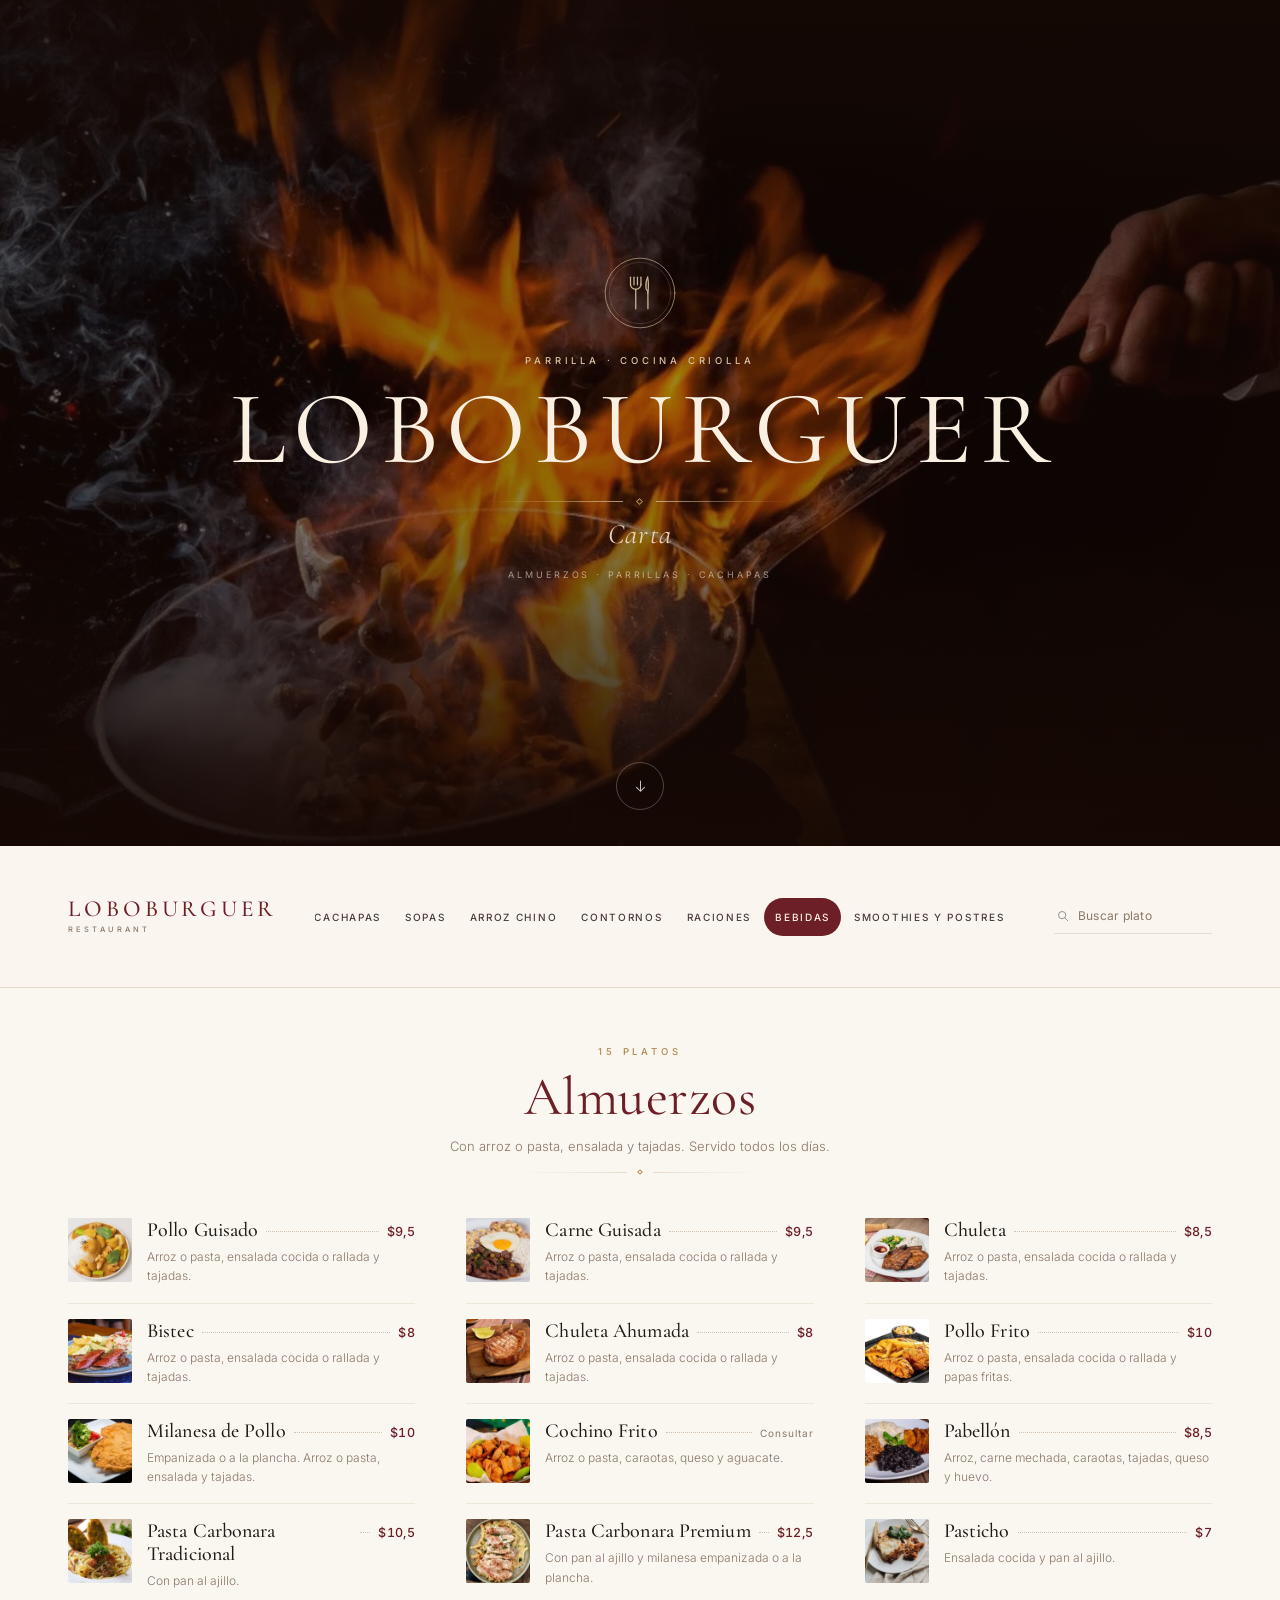
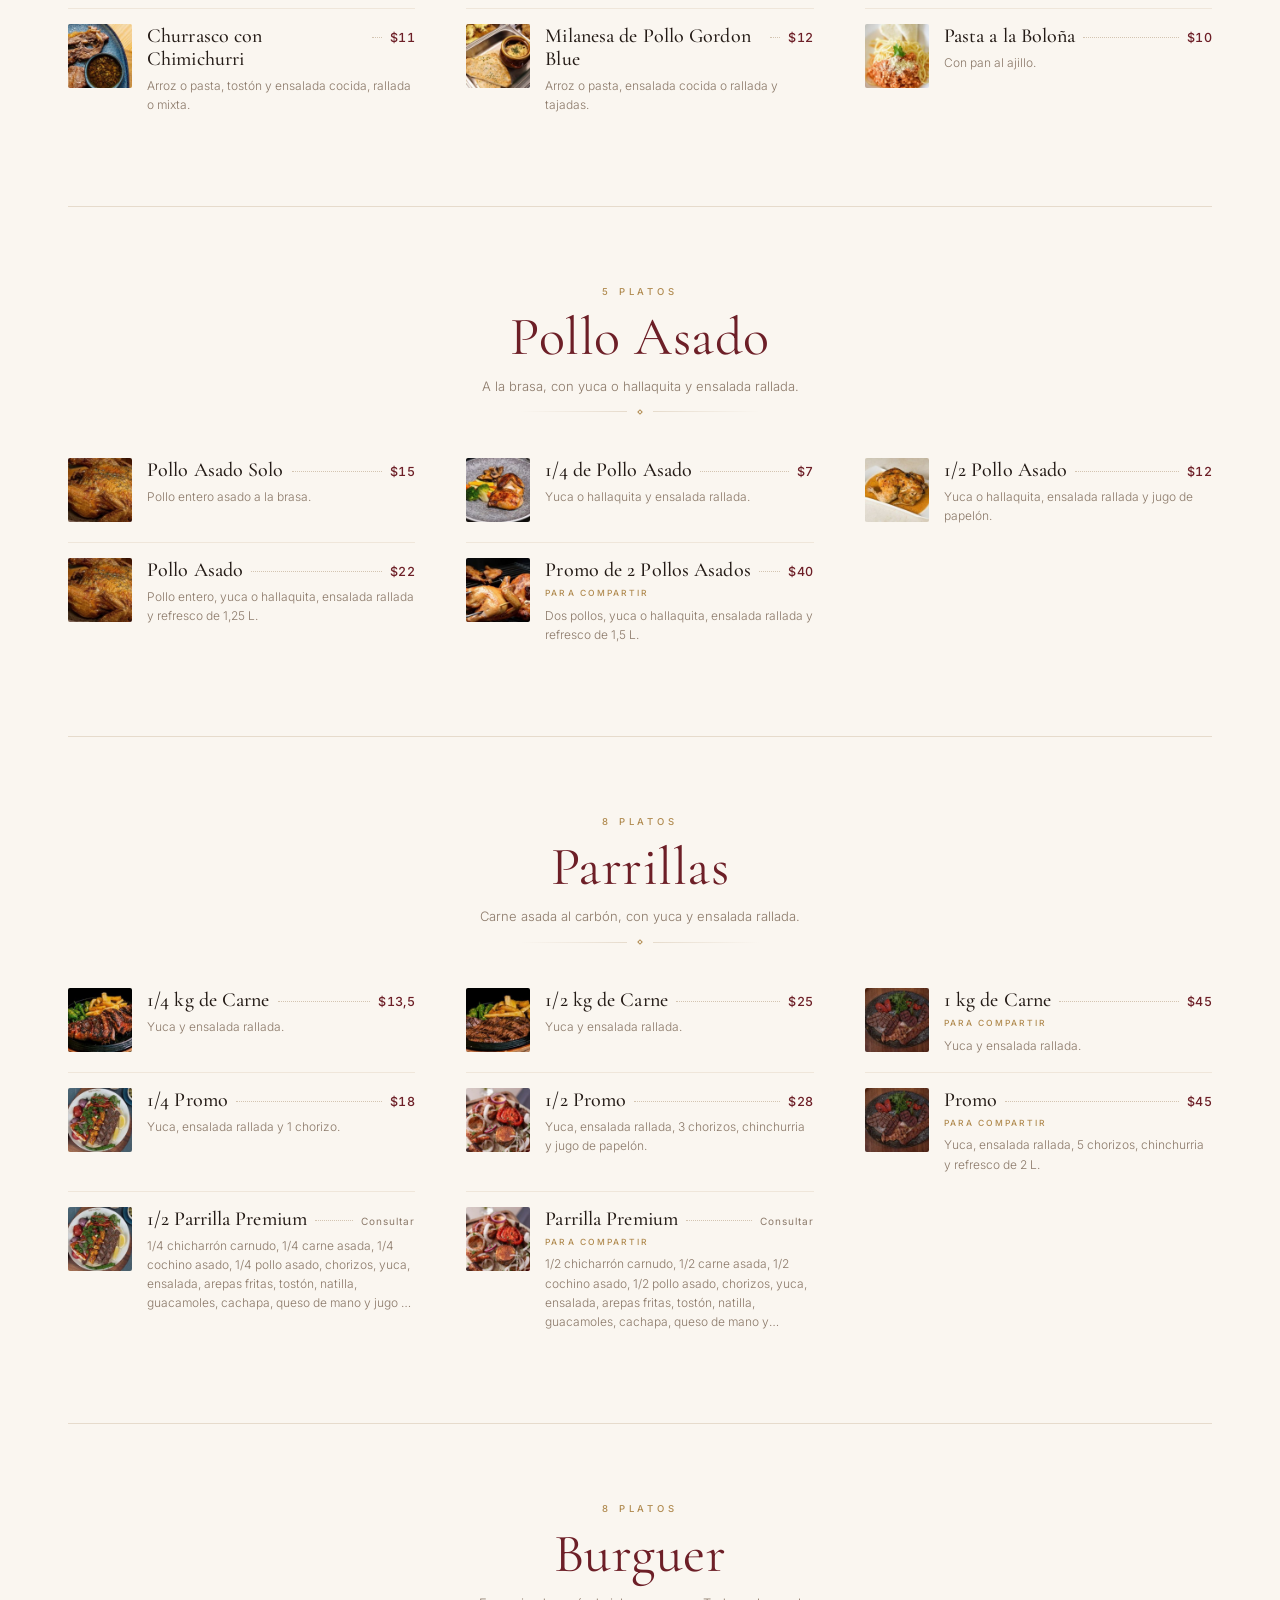
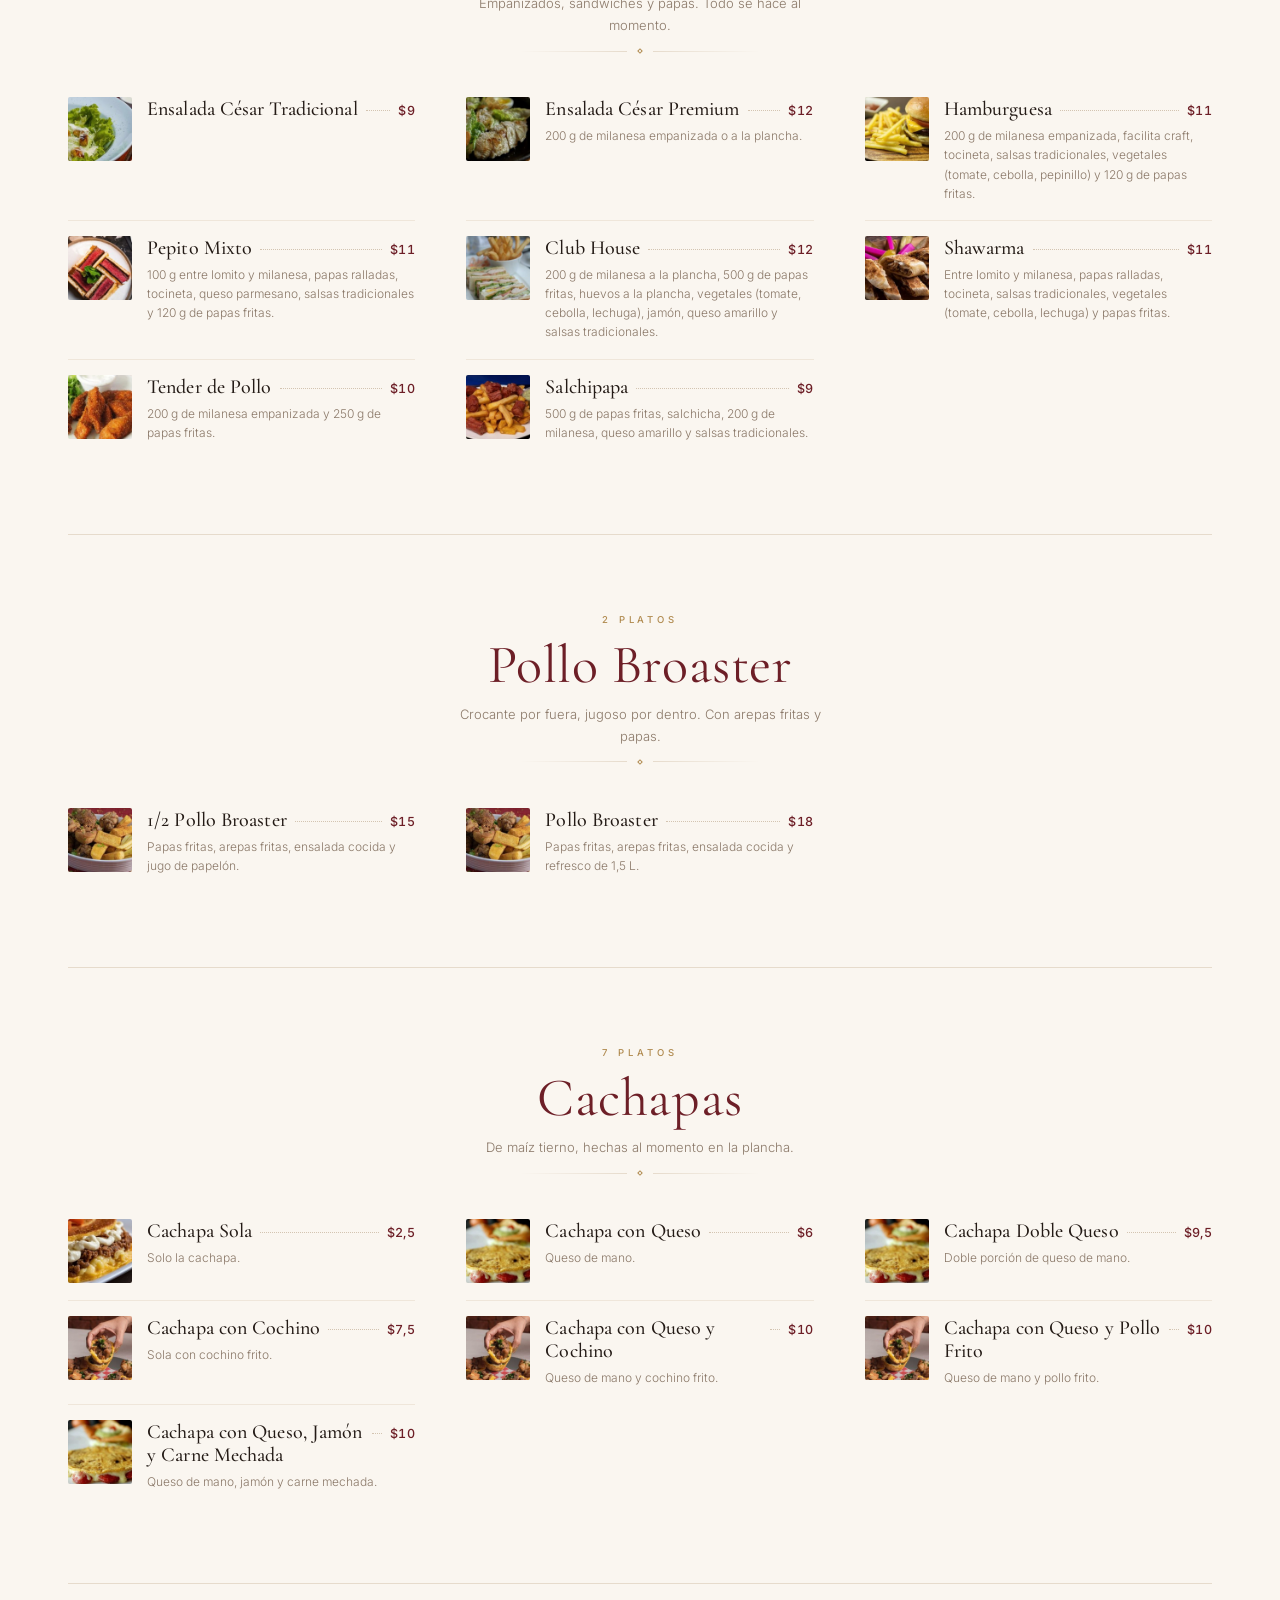
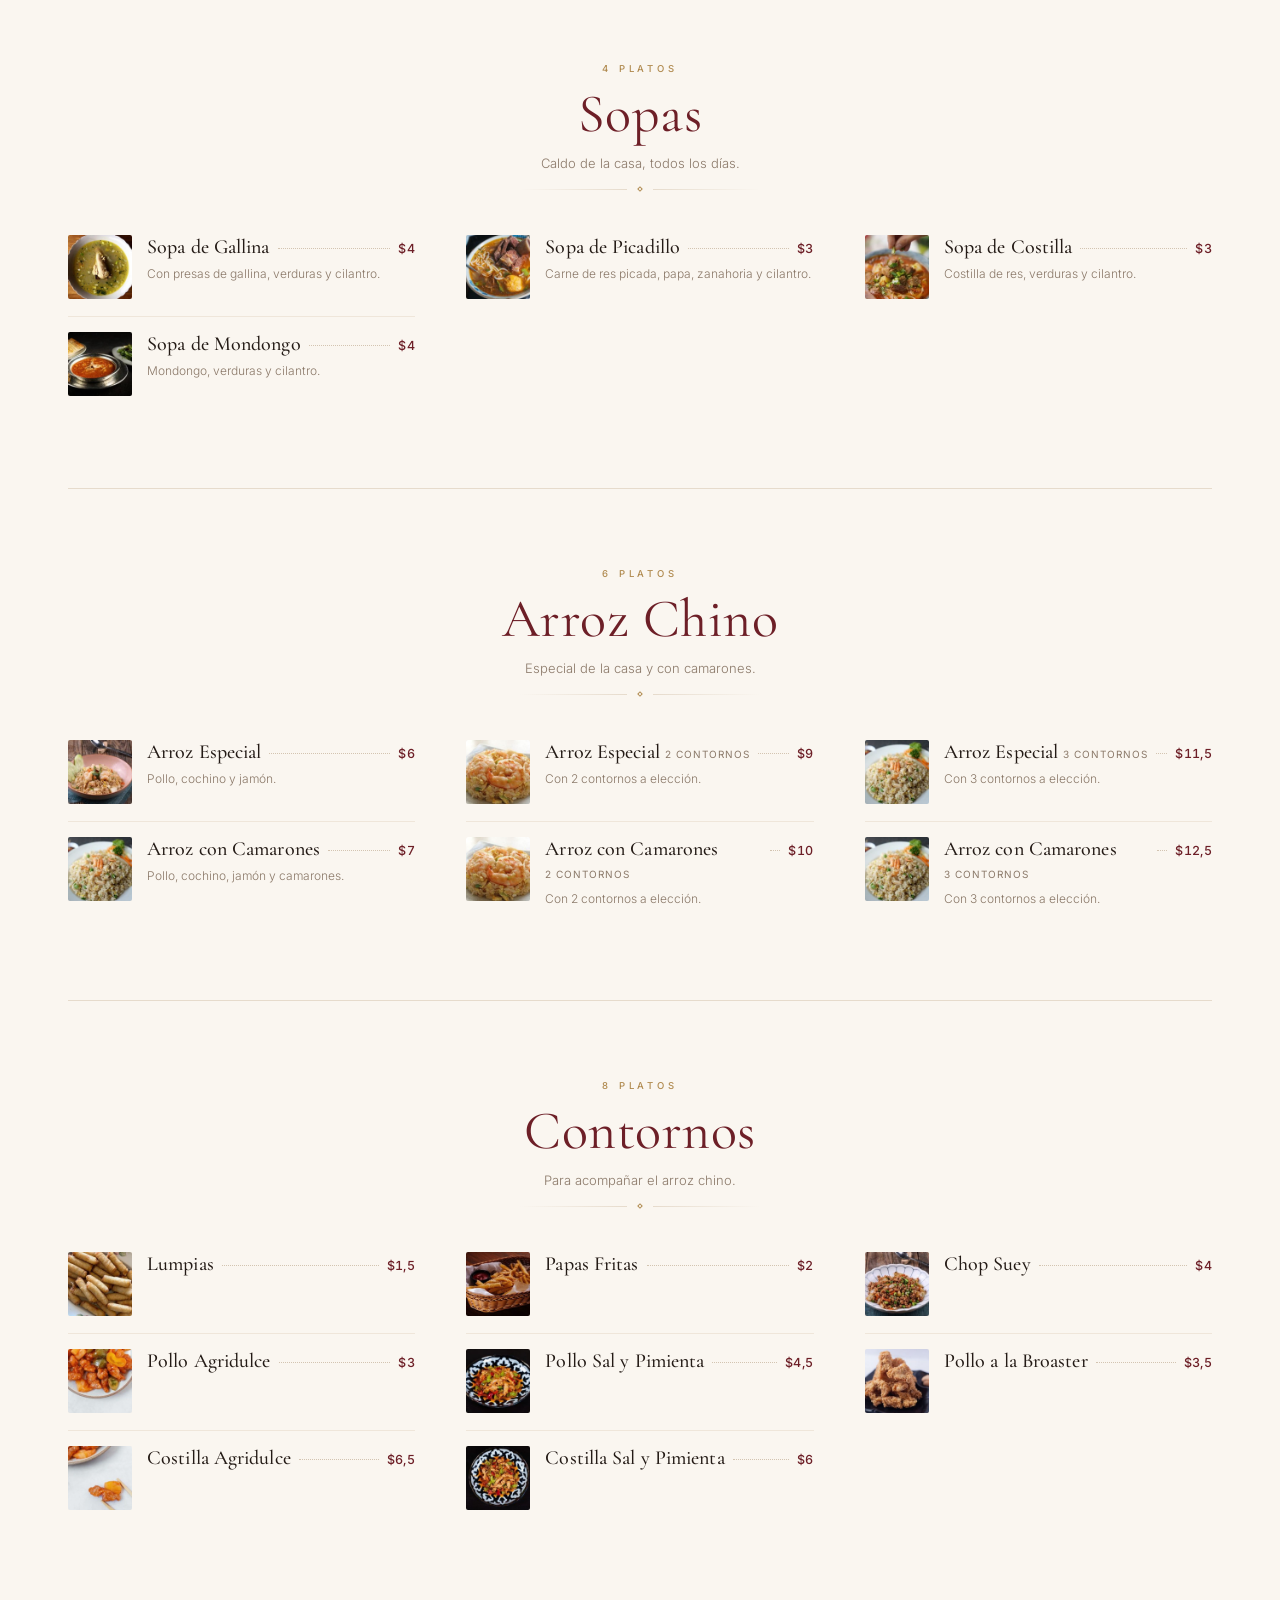
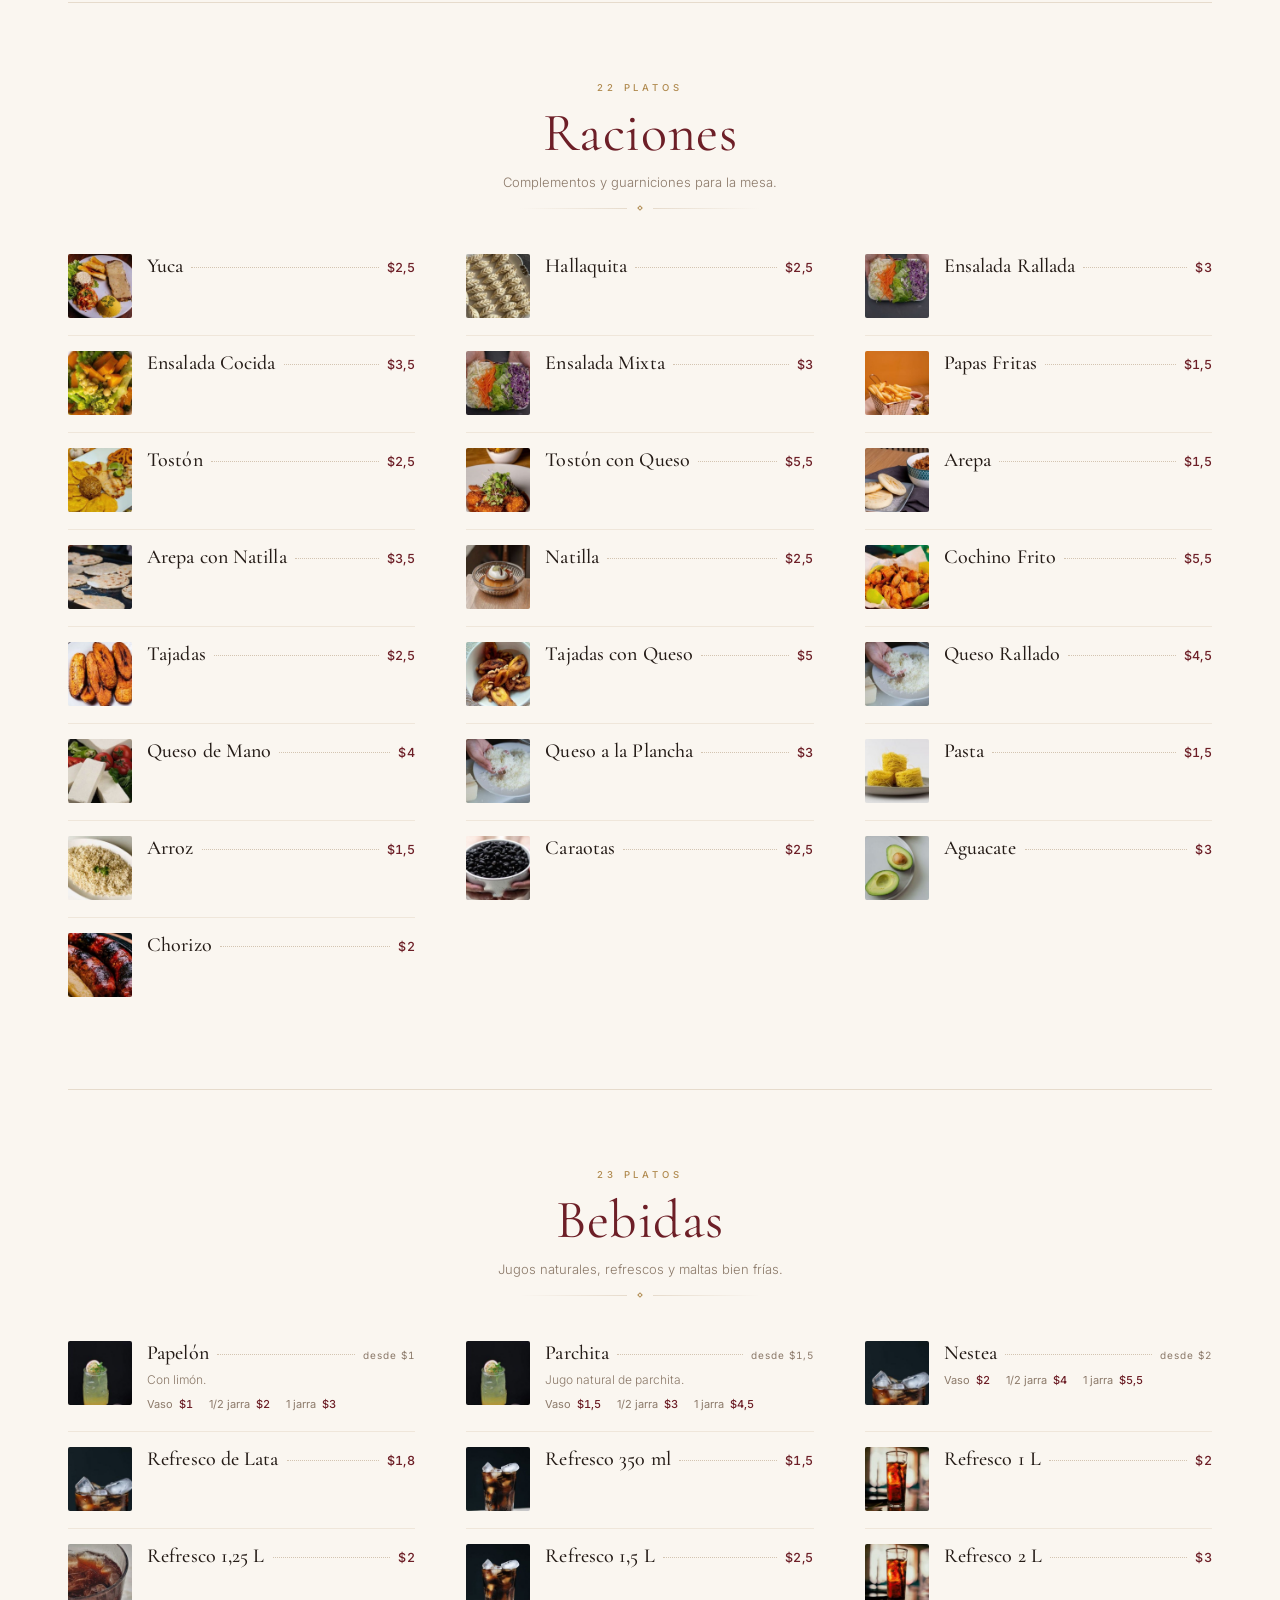
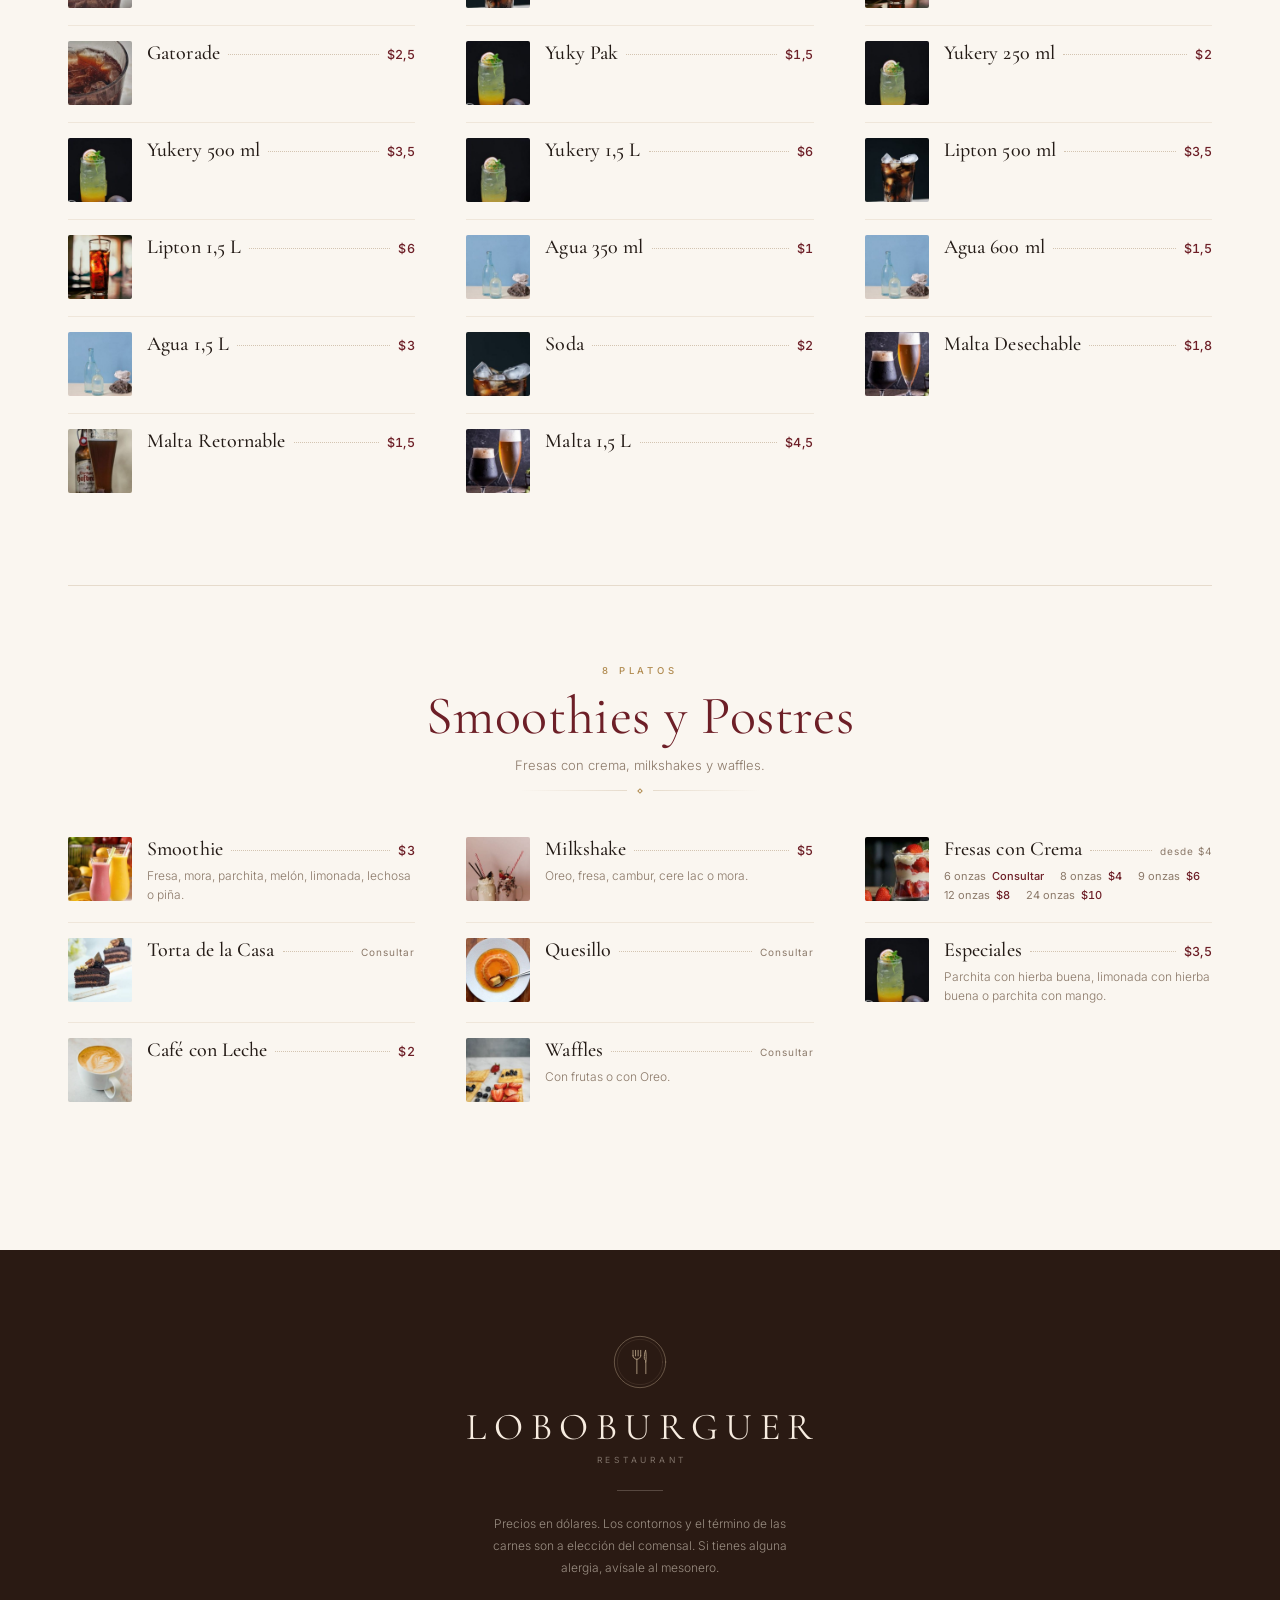
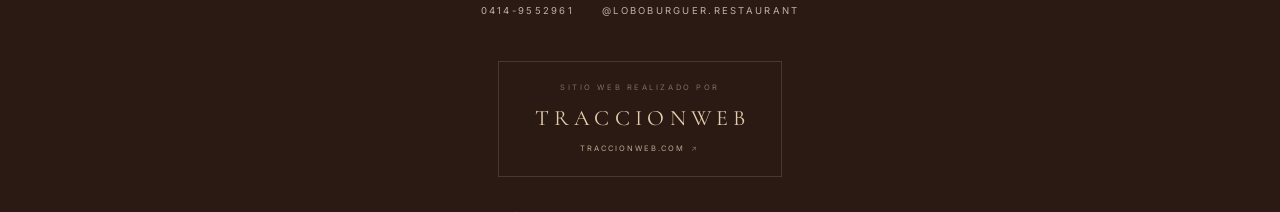
<file: loboburguer/index.html>
<!DOCTYPE html>
<html lang="es">
<head>
<meta charset="utf-8">
<meta name="viewport" content="width=device-width, initial-scale=1, viewport-fit=cover">
<title>Loboburguer Restaurant — Carta</title>
<meta name="description" content="Carta de Loboburguer Restaurant: almuerzos del día, pollo a la brasa, parrillas al carbón, cachapas, arroz chino, hamburguesas, bebidas y postres.">
<meta name="theme-color" content="#faf6f0">
<script>
/* La carta se publica en traccionweb.com/loboburguer y también en la raíz
   de un dominio propio (loboburger.site): la base se elige según la ruta. */
(function () {
  var base = location.pathname.split("/")[1] === "loboburguer" ? "/loboburguer/" : "/";
  document.write('<base href="' + base + '">');
})();
</script>
<link rel="preconnect" href="https://fonts.googleapis.com">
<link rel="preconnect" href="https://fonts.gstatic.com" crossorigin>
<link rel="preconnect" href="https://dlznvpmxolahwcvqsmli.supabase.co" crossorigin>
<link rel="stylesheet" href="https://fonts.googleapis.com/css2?family=Cormorant+Garamond:ital,wght@0,300;0,400;0,500;0,600;1,400;1,500&family=Inter:wght@300;400;500;600&display=swap">
<link rel="stylesheet" href="assets/styles.css?v=15">
<link rel="icon" href="assets/img/logo.svg">
</head>
<body>

<section class="hero" id="inicio">
  <img class="hero__photo" src="assets/img/hero-fire.jpg" alt="Salteado al fuego en la cocina de Loboburguer" width="1600" height="882" fetchpriority="high" decoding="async">
  <div class="hero__veil" aria-hidden="true"></div>
  <div class="hero__inner">
    <img class="hero__emblem" src="assets/img/emblem.svg" alt="" width="74" height="74" aria-hidden="true">
    <p class="hero__eyebrow">Parrilla · Cocina criolla</p>
    <h1 class="hero__title">Loboburguer</h1>
    <div class="hero__rule" aria-hidden="true"><span></span><i></i><span></span></div>
    <p class="hero__menu">Carta</p>
    <p class="hero__tag">Almuerzos · Parrillas · Cachapas</p>
  </div>
  <a class="hero__down" href="#menu" aria-label="Ver la carta">
    <svg viewBox="0 0 24 24" aria-hidden="true"><path d="M12 5v13m0 0 5-5m-5 5-5-5" fill="none" stroke="currentColor" stroke-width="1.3" stroke-linecap="round" stroke-linejoin="round"/></svg>
  </a>
</section>

<header class="top" id="top">
  <div class="top__inner">
    <a class="top__brand" href="#inicio">
      <span class="top__name">Loboburguer</span>
      <span class="top__sub">Restaurant</span>
    </a>
    <nav class="chips" id="chips" aria-label="Categorías de la carta"></nav>
    <label class="search">
      <svg viewBox="0 0 24 24" aria-hidden="true"><circle cx="10.5" cy="10.5" r="6.2" fill="none" stroke="currentColor" stroke-width="1.4"/><path d="m15.2 15.2 5 5" fill="none" stroke="currentColor" stroke-width="1.4" stroke-linecap="round"/></svg>
      <input id="search" type="search" placeholder="Buscar plato" autocomplete="off" aria-label="Buscar un plato">
    </label>
  </div>
  <div class="progress" aria-hidden="true"><span id="progress"></span></div>
</header>

<main id="menu" class="menu"></main>

<p class="empty" id="empty" hidden>No encontramos ningún plato con ese nombre.</p>

<footer class="footer">
  <div class="footer__inner">
    <img class="footer__emblem" src="assets/img/emblem.svg" alt="" width="58" height="58" aria-hidden="true">
    <p class="footer__name">Loboburguer</p>
    <p class="footer__sub">Restaurant</p>
    <div class="footer__rule" aria-hidden="true"></div>
    <p class="footer__note">Precios en dólares. Los contornos y el término de las carnes son a elección del comensal. Si tienes alguna alergia, avísale al mesonero.</p>
    <div class="footer__links">
      <a href="tel:+584149552961">0414-9552961</a>
      <a href="https://instagram.com/loboburguer.restaurant" target="_blank" rel="noopener">@loboburguer.restaurant</a>
    </div>
    <a class="footer__credit" href="https://traccionweb.com" target="_blank" rel="noopener" aria-label="Sitio web realizado por TraccionWeb, abre traccionweb.com">
      <span>Sitio web realizado por</span>
      <strong>TraccionWeb</strong>
      <span class="footer__credit-link">traccionweb.com<span aria-hidden="true">↗</span></span>
    </a>
    <p class="footer__legal">Fotografías ilustrativas · © 2026 Loboburguer Restaurant</p>
  </div>
</footer>

<script src="assets/config.js?v=3"></script>
<script src="assets/data.js?v=5"></script>
<script src="assets/app.js?v=12"></script>
</body>
</html>
</file>
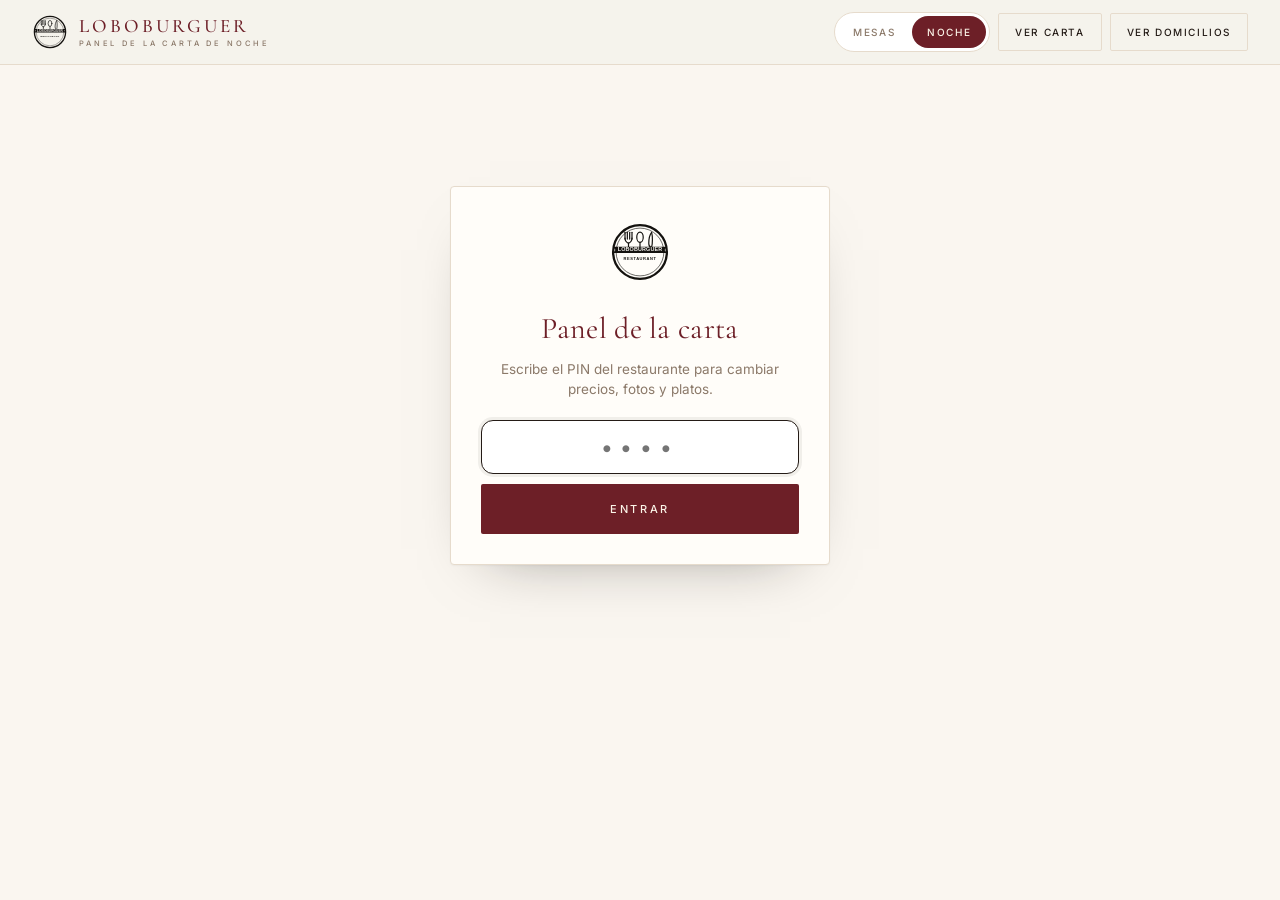
<file: loboburguer/admin-noche.html>
<!DOCTYPE html>
<html lang="es">
<head>
<meta charset="utf-8">
<meta name="viewport" content="width=device-width, initial-scale=1, viewport-fit=cover">
<meta name="robots" content="noindex,nofollow,noarchive">
<meta name="theme-color" content="#faf6f0">
<title>Panel de la carta de noche · Loboburguer</title>
<script>
(function () {
  var base = location.pathname.split("/")[1] === "loboburguer" ? "/loboburguer/" : "/";
  document.write('<base href="' + base + '">');
})();
</script>
<link rel="icon" href="assets/img/logo.svg">
<meta http-equiv="refresh" content="0; url=admin.html?carta=noche">
<style>
  body {
    margin: 0;
    min-height: 100vh;
    display: grid;
    place-items: center;
    background: #faf6f0;
    color: #6d1f27;
    font-family: "Inter", -apple-system, BlinkMacSystemFont, "Segoe UI", sans-serif;
    text-align: center;
    padding: 24px;
  }
  a { color: #6d1f27; font-size: 13px; letter-spacing: .1em; text-transform: uppercase; }
</style>
</head>
<body>
  <p>Abriendo el panel de la carta de noche…</p>
  <p><a href="admin.html?carta=noche">Entrar al panel</a></p>
  <script>location.replace("admin.html?carta=noche");</script>
</body>
</html>
</file>
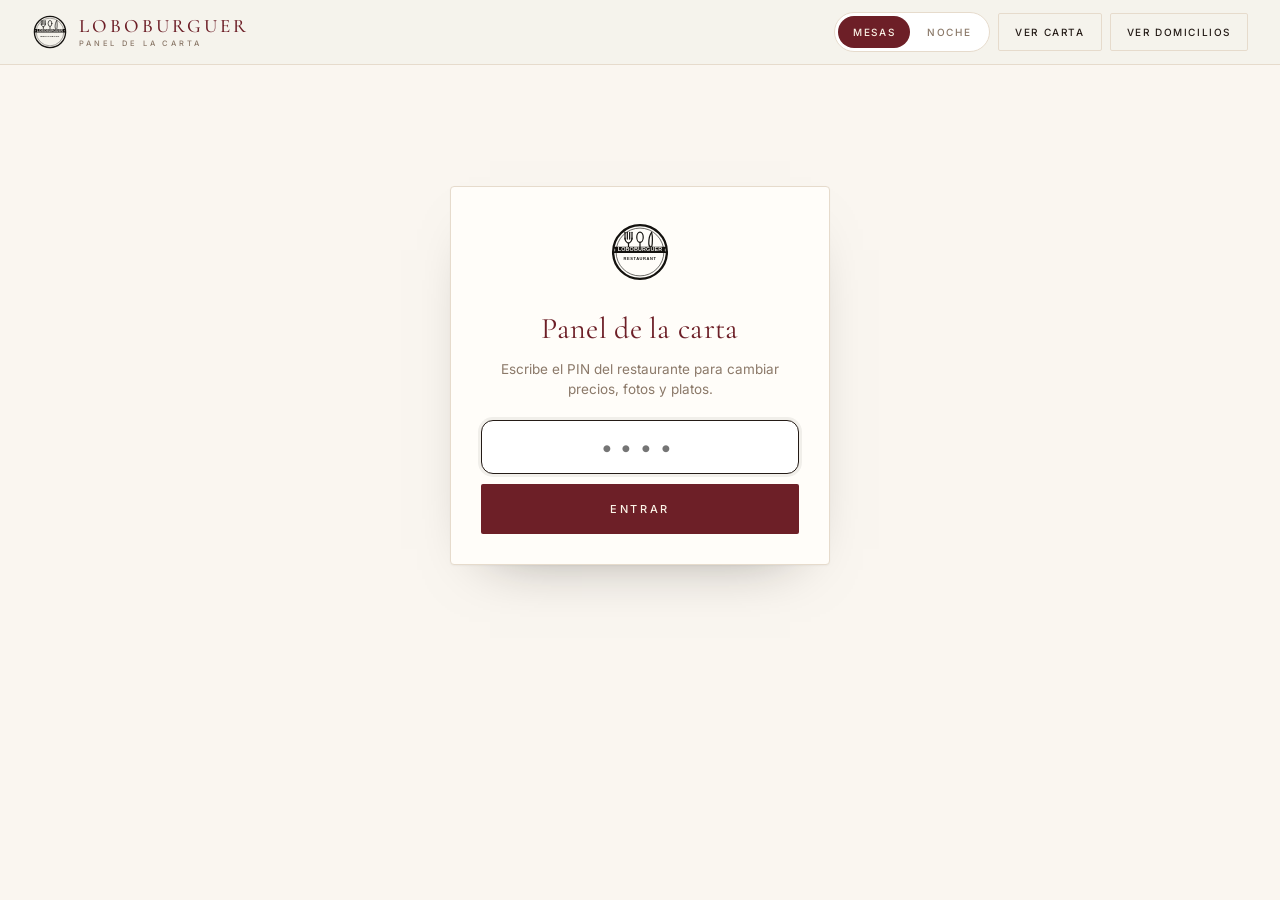
<file: loboburguer/admin.html>
<!DOCTYPE html>
<html lang="es">
<head>
<meta charset="utf-8">
<meta name="viewport" content="width=device-width, initial-scale=1, viewport-fit=cover">
<meta name="robots" content="noindex,nofollow,noarchive">
<meta name="theme-color" content="#faf6f0">
<title>Panel de la carta · Loboburguer</title>
<script>
/* Igual en traccionweb.com/loboburguer que en la raíz de loboburger.site. */
(function () {
  var base = location.pathname.split("/")[1] === "loboburguer" ? "/loboburguer/" : "/";
  document.write('<base href="' + base + '">');
})();
</script>
<link rel="preconnect" href="https://fonts.googleapis.com">
<link rel="preconnect" href="https://fonts.gstatic.com" crossorigin>
<link rel="stylesheet" href="https://fonts.googleapis.com/css2?family=Cormorant+Garamond:wght@400;500;600&family=Inter:wght@400;500;600&display=swap">
<link rel="stylesheet" href="assets/admin.css?v=11">
<link rel="icon" href="assets/img/logo.svg">
</head>
<body>

<header class="top">
  <div class="top__brand">
    <img src="assets/img/logo.svg" alt="" aria-hidden="true">
    <p class="top__name">Loboburguer<span>Panel de la carta</span></p>
  </div>

  <div class="top__nav">
    <nav class="switch" aria-label="Carta que administras">
      <a class="switch__item is-on" data-carta="dia" href="admin.html" aria-current="page">Mesas</a>
      <a class="switch__item" data-carta="noche" href="admin.html?carta=noche">Noche</a>
    </nav>
    <a class="top__link" href="index.html" target="_blank" rel="noopener">Ver carta</a>
    <a class="top__link" href="domicilios.html" target="_blank" rel="noopener">Ver domicilios</a>
  </div>
</header>

<main class="wrap" id="app"></main>

<div class="bar" id="bar" data-state="idle" hidden>
  <span class="bar__dot" aria-hidden="true"></span>
  <span class="bar__text" id="barText"></span>
  <button class="bar__retry" id="undo" type="button" hidden>Deshacer</button>
  <button class="bar__retry" id="retry" type="button" hidden>Reintentar</button>
</div>

<script src="assets/config.js?v=3"></script>
<script src="assets/data.js?v=5"></script>
<script src="assets/data-noche.js?v=2"></script>
<script>
  /* La carta de noche se administra en esta misma página (?carta=noche):
     al cambiar de carta no se vuelve a pedir el PIN porque es la misma
     pestaña y la sesión del panel sigue abierta. */
  (function () {
    var noche = /(^|[?&])carta=noche(&|=|$)/.test(location.search);
    if (!noche) return;

    window.LOBO_MENU = window.LOBO_MENU_NOCHE;
    window.LOBO_CONFIG.stateKey = "__noche__";

    document.title = "Panel de la carta de noche · Loboburguer";
    var subtitle = document.querySelector(".top__name span");
    if (subtitle) subtitle.textContent = "Panel de la carta de noche";

    Array.prototype.forEach.call(document.querySelectorAll(".switch__item"), function (item) {
      var on = item.getAttribute("data-carta") === "noche";
      item.classList.toggle("is-on", on);
      if (on) item.setAttribute("aria-current", "page");
      else item.removeAttribute("aria-current");
    });
  })();
</script>
<script src="assets/admin.js?v=15"></script>
</body>
</html>
</file>
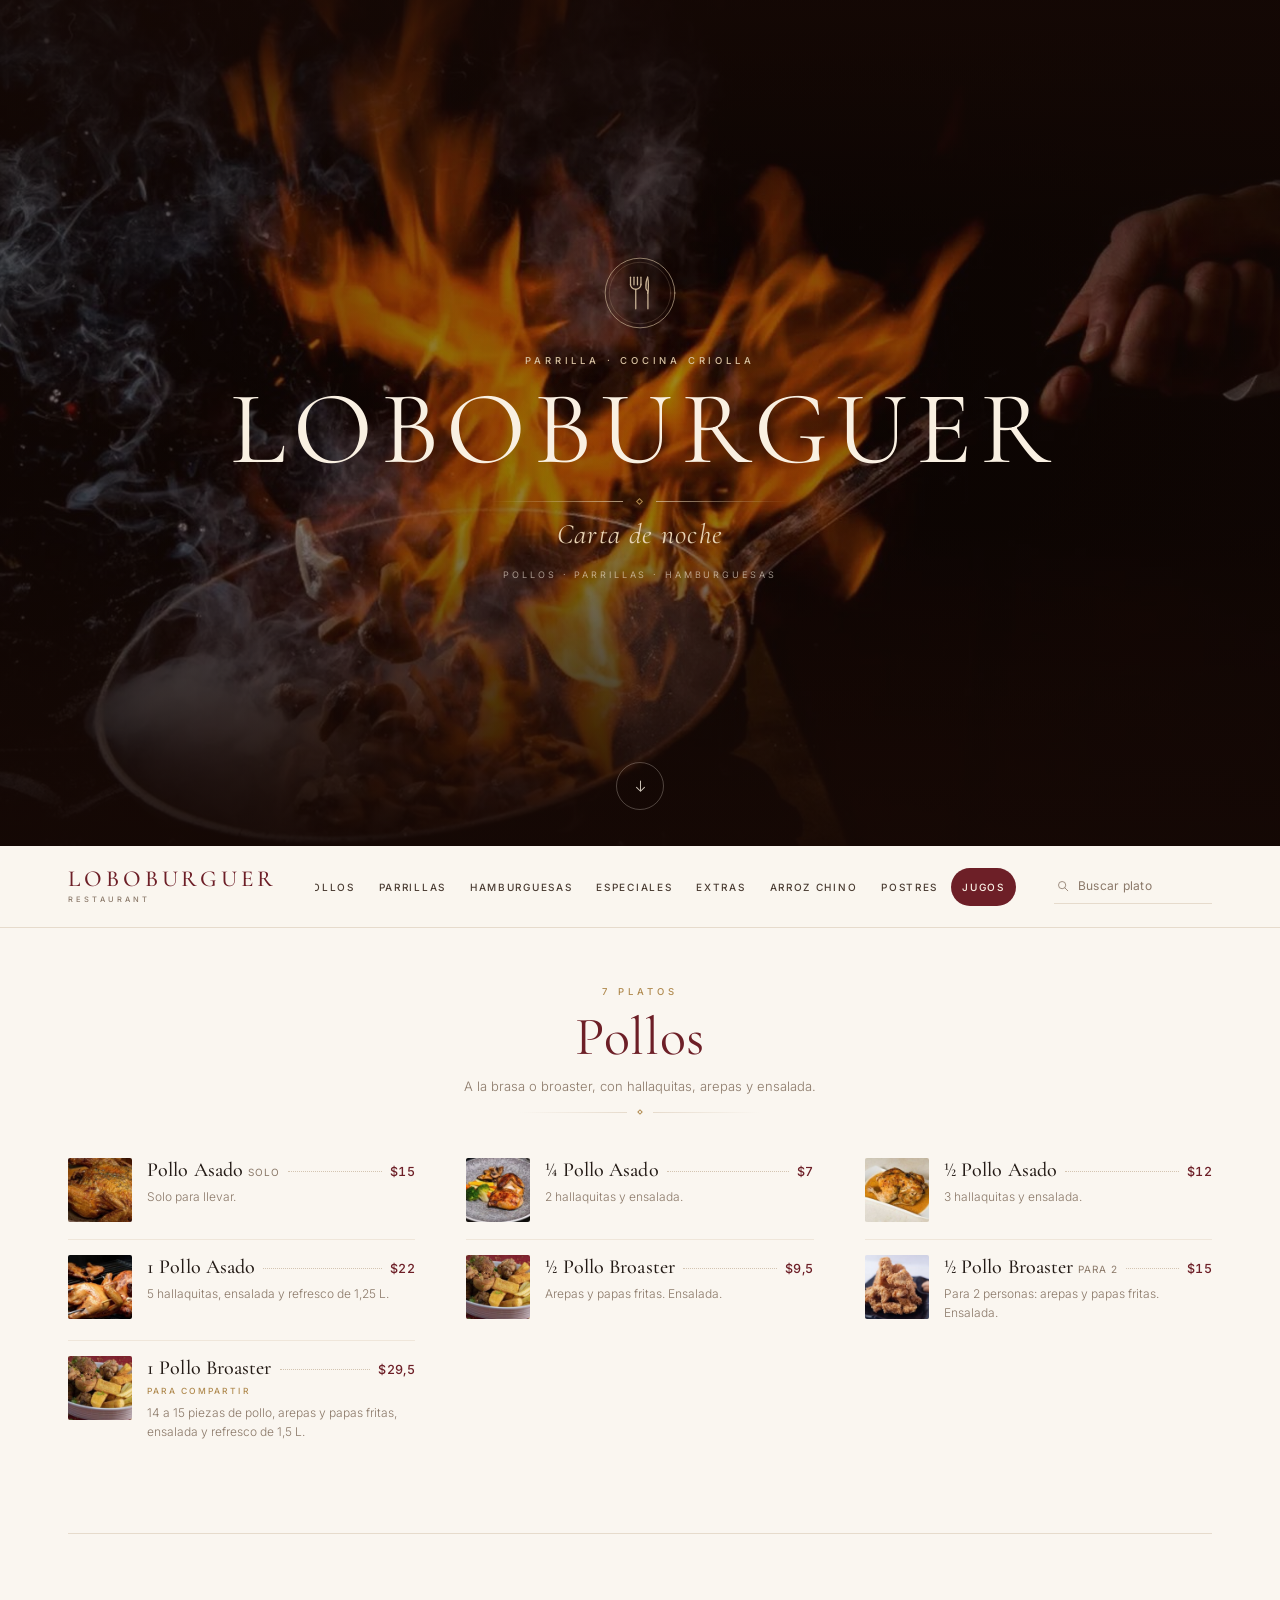
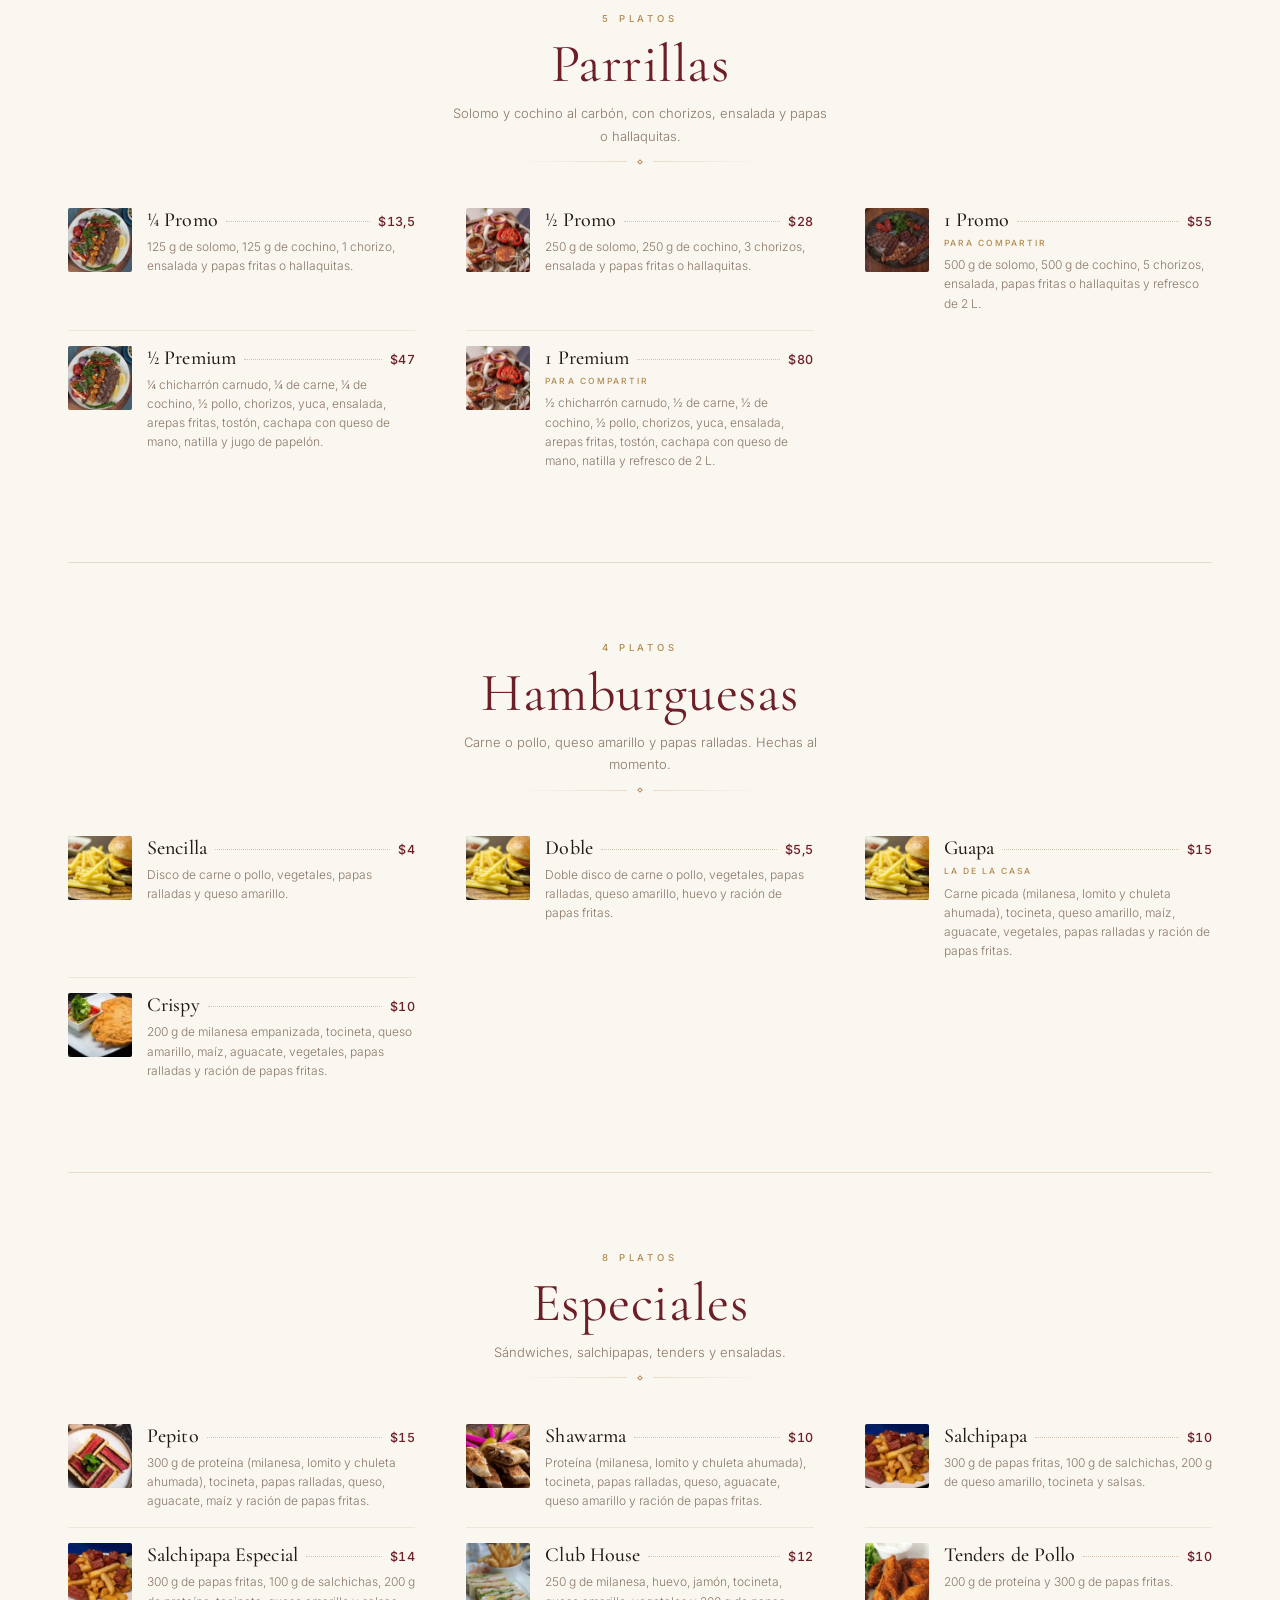
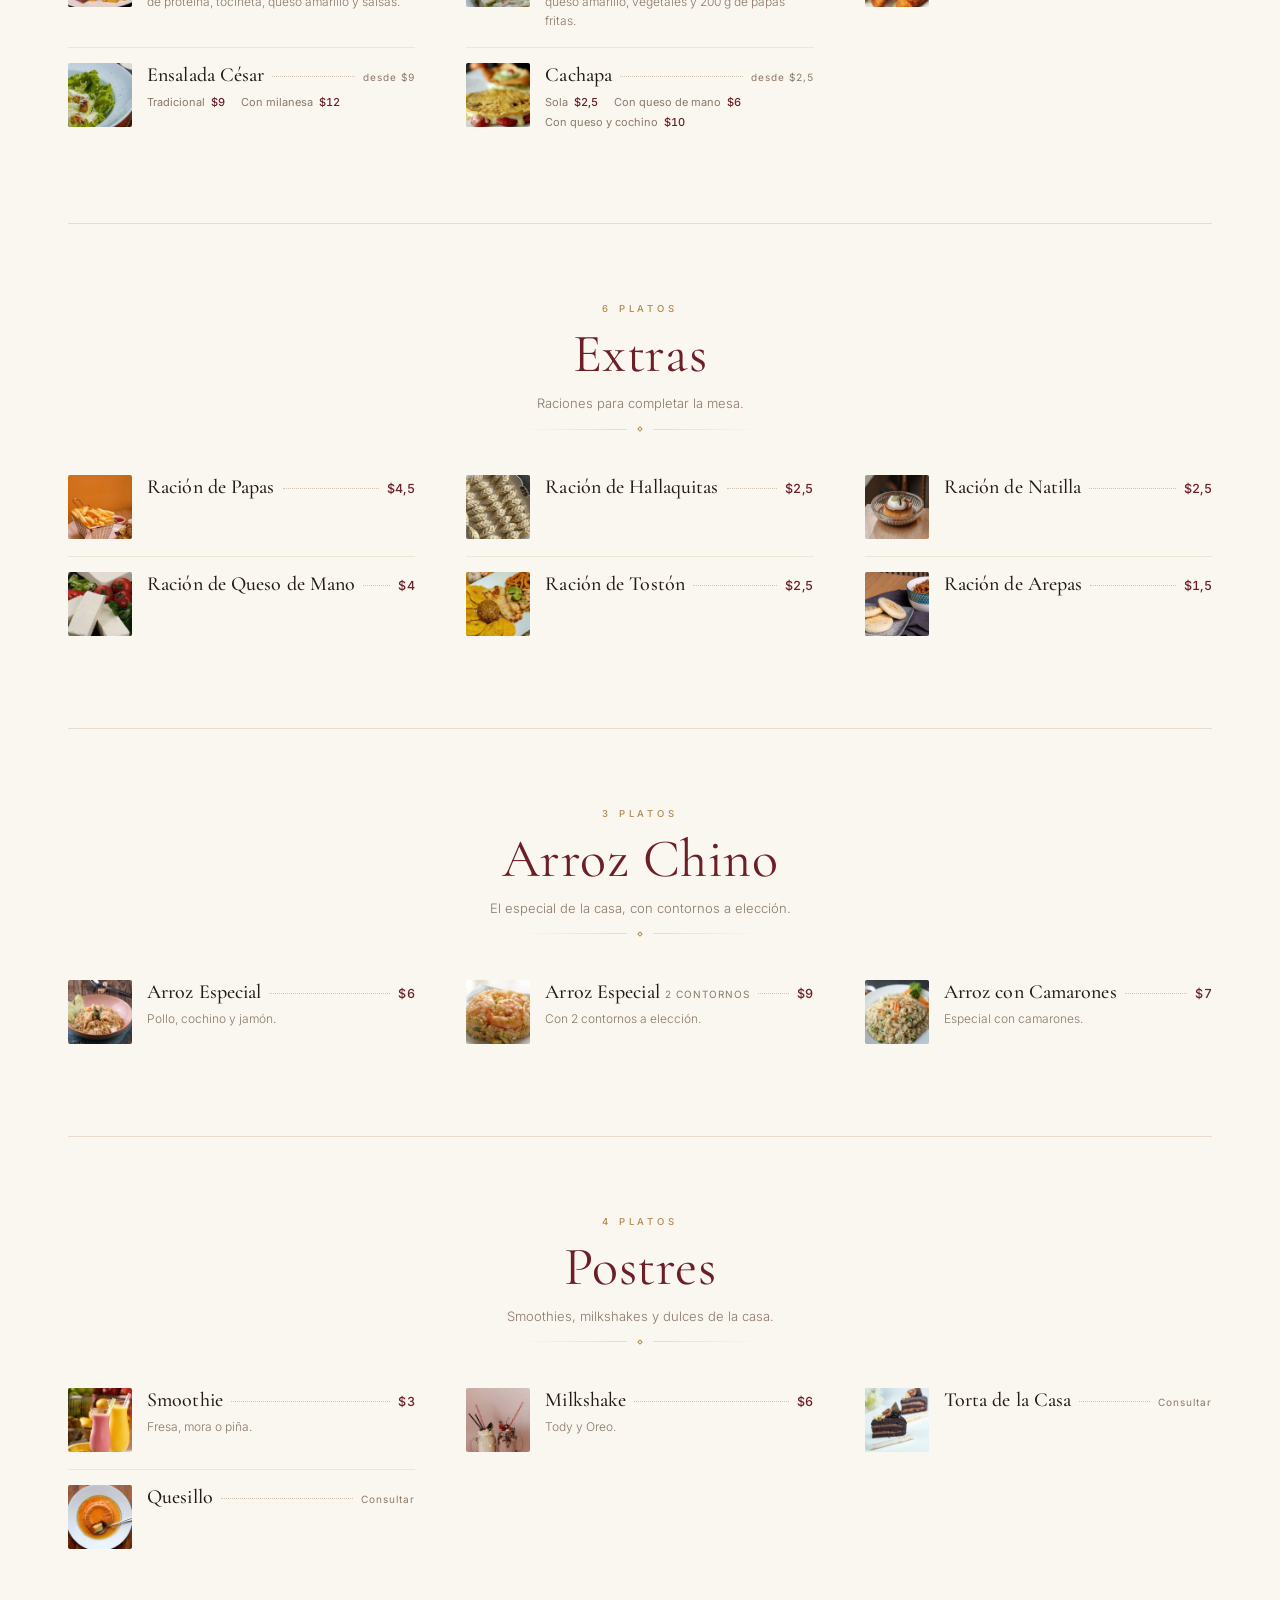
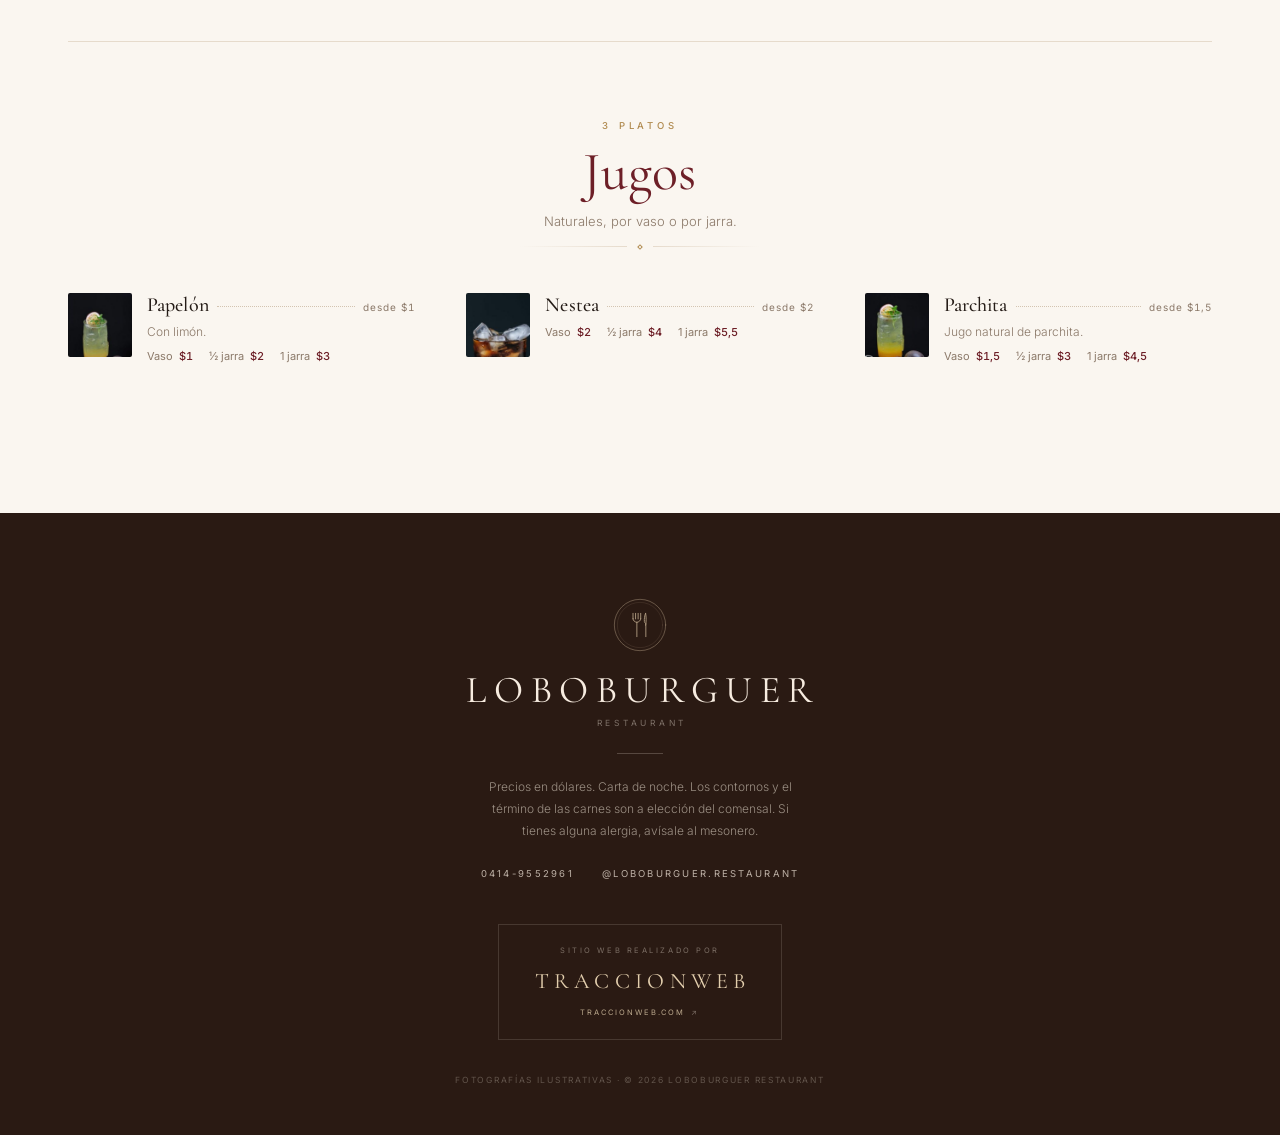
<file: loboburguer/noche.html>
<!DOCTYPE html>
<html lang="es">
<head>
<meta charset="utf-8">
<meta name="viewport" content="width=device-width, initial-scale=1, viewport-fit=cover">
<title>Loboburguer Restaurant — Carta de noche</title>
<meta name="description" content="Carta de noche de Loboburguer Restaurant: pollos a la brasa y broaster, parrillas al carbón, hamburguesas, especiales, arroz chino, postres y jugos.">
<meta name="theme-color" content="#faf6f0">
<script>
/* Igual en traccionweb.com/loboburguer que en la raíz de loboburger.site. */
(function () {
  var base = location.pathname.split("/")[1] === "loboburguer" ? "/loboburguer/" : "/";
  document.write('<base href="' + base + '">');
})();
</script>
<link rel="preconnect" href="https://fonts.googleapis.com">
<link rel="preconnect" href="https://fonts.gstatic.com" crossorigin>
<link rel="stylesheet" href="https://fonts.googleapis.com/css2?family=Cormorant+Garamond:ital,wght@0,300;0,400;0,500;0,600;1,400;1,500&family=Inter:wght@300;400;500;600&display=swap">
<link rel="stylesheet" href="assets/styles.css?v=15">
<link rel="icon" href="assets/img/logo.svg">
</head>
<body>

<section class="hero" id="inicio">
  <img class="hero__photo" src="assets/img/hero-fire.jpg" alt="Salteado al fuego en la cocina de Loboburguer" width="1600" height="882" fetchpriority="high" decoding="async">
  <div class="hero__veil" aria-hidden="true"></div>
  <div class="hero__inner">
    <img class="hero__emblem" src="assets/img/emblem.svg" alt="" width="74" height="74" aria-hidden="true">
    <p class="hero__eyebrow">Parrilla · Cocina criolla</p>
    <h1 class="hero__title">Loboburguer</h1>
    <div class="hero__rule" aria-hidden="true"><span></span><i></i><span></span></div>
    <p class="hero__menu">Carta de noche</p>
    <p class="hero__tag">Pollos · Parrillas · Hamburguesas</p>
  </div>
  <a class="hero__down" href="#menu" aria-label="Ver la carta de noche">
    <svg viewBox="0 0 24 24" aria-hidden="true"><path d="M12 5v13m0 0 5-5m-5 5-5-5" fill="none" stroke="currentColor" stroke-width="1.3" stroke-linecap="round" stroke-linejoin="round"/></svg>
  </a>
</section>

<header class="top" id="top">
  <div class="top__inner">
    <a class="top__brand" href="#inicio">
      <span class="top__name">Loboburguer</span>
      <span class="top__sub">Restaurant</span>
    </a>
    <nav class="chips" id="chips" aria-label="Categorías de la carta de noche"></nav>
    <label class="search">
      <svg viewBox="0 0 24 24" aria-hidden="true"><circle cx="10.5" cy="10.5" r="6.2" fill="none" stroke="currentColor" stroke-width="1.4"/><path d="m15.2 15.2 5 5" fill="none" stroke="currentColor" stroke-width="1.4" stroke-linecap="round"/></svg>
      <input id="search" type="search" placeholder="Buscar plato" autocomplete="off" aria-label="Buscar un plato">
    </label>
  </div>
  <div class="progress" aria-hidden="true"><span id="progress"></span></div>
</header>

<main id="menu" class="menu"></main>

<p class="empty" id="empty" hidden>No encontramos ningún plato con ese nombre.</p>

<footer class="footer">
  <div class="footer__inner">
    <img class="footer__emblem" src="assets/img/emblem.svg" alt="" width="58" height="58" aria-hidden="true">
    <p class="footer__name">Loboburguer</p>
    <p class="footer__sub">Restaurant</p>
    <div class="footer__rule" aria-hidden="true"></div>
    <p class="footer__note">Precios en dólares. Carta de noche. Los contornos y el término de las carnes son a elección del comensal. Si tienes alguna alergia, avísale al mesonero.</p>
    <div class="footer__links">
      <a href="tel:+584149552961">0414-9552961</a>
      <a href="https://instagram.com/loboburguer.restaurant" target="_blank" rel="noopener">@loboburguer.restaurant</a>
    </div>
    <a class="footer__credit" href="https://traccionweb.com" target="_blank" rel="noopener" aria-label="Sitio web realizado por TraccionWeb, abre traccionweb.com">
      <span>Sitio web realizado por</span>
      <strong>TraccionWeb</strong>
      <span class="footer__credit-link">traccionweb.com<span aria-hidden="true">↗</span></span>
    </a>
    <p class="footer__legal">Fotografías ilustrativas · © 2026 Loboburguer Restaurant</p>
  </div>
</footer>

<script src="assets/config.js?v=3"></script>
<script src="assets/data-noche.js?v=2"></script>
<script>
  window.LOBO_CONFIG.stateKey = "__noche__";
  window.LOBO_MENU = window.LOBO_MENU_NOCHE;
</script>
<script src="assets/app.js?v=12"></script>
</body>
</html>
</file>
<file: loboburguer/assets/styles.css>
/* ==========================================================================
   Loboburguer Restaurant — carta digital
   Sistema editorial: papel marfil, vino profundo, oro apagado.
   ========================================================================== */

:root {
  --paper: #faf6f0;
  --paper-2: #f3ece2;
  --surface: #fffdf9;
  --ink: #241b16;
  --ink-2: #4b3d33;
  --muted: #8b7969;
  --line: #e6dbcc;
  --line-soft: #efe6da;
  --wine: #6d1f27;
  --wine-deep: #511318;
  --gold: #b08a4f;
  --sand: #d8c2a2;
  --display: "Cormorant Garamond", "Iowan Old Style", Garamond, Georgia, serif;
  --sans: "Inter", -apple-system, BlinkMacSystemFont, "Segoe UI", sans-serif;
  --wrap: 1240px;
  --gutter: clamp(18px, 4vw, 48px);
  --head: 78px;
}

* { box-sizing: border-box; }

html {
  -webkit-text-size-adjust: 100%;
  scroll-behavior: smooth;
  scroll-padding-top: calc(var(--head) + 18px);
}

body {
  margin: 0;
  background: var(--paper);
  color: var(--ink);
  font-family: var(--sans);
  font-size: 15px;
  font-weight: 400;
  line-height: 1.6;
  -webkit-font-smoothing: antialiased;
  text-rendering: optimizeLegibility;
}

img { display: block; max-width: 100%; }
a { color: inherit; text-decoration: none; }
button { font: inherit; color: inherit; }
h1, h2, h3, p, ul, figure { margin: 0; }
ul { padding: 0; list-style: none; }

::selection { background: rgba(109, 31, 39, .14); }

:focus-visible {
  outline: 1.5px solid var(--wine);
  outline-offset: 3px;
}

/* ---------- barra superior ---------- */

.top {
  position: sticky;
  top: 0;
  z-index: 60;
  background: rgba(250, 246, 240, .94);
  -webkit-backdrop-filter: saturate(150%) blur(14px);
  backdrop-filter: saturate(150%) blur(14px);
  border-bottom: 1px solid var(--line);
}

.top__inner {
  display: flex;
  align-items: center;
  gap: clamp(14px, 3vw, 40px);
  max-width: var(--wrap);
  margin: 0 auto;
  padding: 0 var(--gutter);
  min-height: var(--head);
}

.top__brand {
  display: grid;
  gap: 3px;
  flex: none;
  padding: 6px 0;
}

.top__name {
  font-family: var(--display);
  font-size: 23px;
  font-weight: 500;
  line-height: 1;
  letter-spacing: .17em;
  text-transform: uppercase;
  color: var(--wine);
}

.top__sub {
  font-size: 7.5px;
  font-weight: 500;
  letter-spacing: .42em;
  text-transform: uppercase;
  color: var(--muted);
}

/* navegación de categorías */

.chips {
  display: flex;
  align-items: center;
  gap: 2px;
  flex: 1;
  min-width: 0;
  overflow-x: auto;
  scrollbar-width: none;
  -webkit-overflow-scrolling: touch;
}

.chips::-webkit-scrollbar { display: none; }

.chip {
  flex: none;
  display: inline-flex;
  align-items: center;
  min-height: 38px;
  padding: 0 11px;
  border-radius: 999px;
  font-size: 10px;
  font-weight: 500;
  letter-spacing: .17em;
  text-transform: uppercase;
  color: var(--ink-2);
  white-space: nowrap;
  transition: color .2s ease, background .2s ease;
}

.chip:hover { color: var(--wine); }

.chip.is-active {
  background: var(--wine);
  color: #fbf3e7;
}

/* progreso de lectura, pegado al borde inferior de la barra */

.progress {
  position: absolute;
  left: 0;
  right: 0;
  bottom: -1px;
  height: 2px;
  pointer-events: none;
  overflow: hidden;
}

.progress span {
  display: block;
  width: 100%;
  height: 100%;
  transform: scaleX(0);
  transform-origin: 0 50%;
  background: linear-gradient(90deg, var(--gold), var(--wine));
  will-change: transform;
}

/* buscador */

.search {
  position: relative;
  flex: none;
  display: flex;
  align-items: center;
  gap: 8px;
  height: 34px;
  padding: 0 2px;
  border-bottom: 1px solid var(--line);
  color: var(--muted);
  transition: border-color .2s ease, color .2s ease;
}

.search:focus-within { border-color: var(--wine); color: var(--wine); }
.search svg { width: 14px; height: 14px; flex: none; }

.search input {
  width: 132px;
  border: 0;
  background: none;
  font: inherit;
  font-size: 12px;
  letter-spacing: .02em;
  color: var(--ink);
  padding: 0;
}

.search input::placeholder { color: var(--muted); }
.search input:focus { outline: 0; }
.search input::-webkit-search-cancel-button { -webkit-appearance: none; }

/* ---------- portada ---------- */

.hero {
  position: relative;
  display: grid;
  place-items: center;
  min-height: 94svh;
  padding: clamp(88px, 12vh, 132px) var(--gutter) clamp(96px, 13vh, 140px);
  overflow: hidden;
  background: #170c08;
  text-align: center;
}

.hero__photo {
  position: absolute;
  inset: 0;
  width: 100%;
  height: 100%;
  object-fit: cover;
  object-position: 50% 52%;
  transform: scale(1.02);
}

.hero__veil {
  position: absolute;
  inset: 0;
  background:
    radial-gradient(96% 90% at 50% 46%, rgba(23, 9, 5, .34) 0%, rgba(23, 9, 5, .58) 52%, rgba(20, 8, 5, .86) 100%),
    linear-gradient(180deg, rgba(23, 9, 5, .68) 0%, rgba(23, 9, 5, .1) 28%, rgba(23, 9, 5, .1) 62%, rgba(23, 9, 5, .82) 100%);
}

.hero__inner {
  position: relative;
  z-index: 2;
  display: grid;
  justify-items: center;
  gap: 12px;
  max-width: 940px;
}

.hero__emblem {
  width: clamp(58px, 7vw, 76px);
  height: auto;
  aspect-ratio: 1;
  opacity: .92;
  margin-bottom: 4px;
}

.hero__eyebrow {
  margin-top: 6px;
  font-size: 9.5px;
  font-weight: 500;
  letter-spacing: .4em;
  text-transform: uppercase;
  color: var(--sand);
}

.hero__title {
  font-family: var(--display);
  font-weight: 400;
  font-size: clamp(38px, 8.8vw, 104px);
  line-height: .95;
  letter-spacing: .075em;
  text-transform: uppercase;
  color: #f9f0e2;
  text-indent: .075em;
}

.hero__rule {
  display: flex;
  align-items: center;
  justify-content: center;
  gap: 14px;
  width: min(300px, 62vw);
  margin: 8px 0 2px;
}

.hero__rule span {
  flex: 1;
  height: 1px;
  background: linear-gradient(90deg, transparent, rgba(216, 194, 162, .75));
}

.hero__rule span:last-child {
  background: linear-gradient(270deg, transparent, rgba(216, 194, 162, .75));
}

.hero__rule i {
  width: 5px;
  height: 5px;
  border: 1px solid var(--gold);
  transform: rotate(45deg);
  flex: none;
}

.hero__menu {
  font-family: var(--display);
  font-style: italic;
  font-size: clamp(21px, 3vw, 28px);
  line-height: 1;
  letter-spacing: .04em;
  color: #e7d2b3;
  margin-top: 2px;
}

.hero__tag {
  margin-top: 8px;
  font-size: 9px;
  font-weight: 400;
  letter-spacing: .32em;
  text-transform: uppercase;
  color: rgba(249, 240, 226, .58);
}

.hero__down {
  position: absolute;
  left: 50%;
  bottom: clamp(22px, 4vh, 36px);
  transform: translateX(-50%);
  z-index: 2;
  display: grid;
  place-items: center;
  width: 48px;
  height: 48px;
  border: 1px solid rgba(249, 240, 226, .26);
  border-radius: 50%;
  color: rgba(249, 240, 226, .8);
  transition: border-color .25s ease, color .25s ease, transform .25s ease;
}

.hero__down:hover {
  border-color: rgba(249, 240, 226, .6);
  color: #f9f0e2;
  transform: translateX(-50%) translateY(-2px);
}

.hero__down svg { width: 19px; height: 19px; }

/* ---------- carta ---------- */

.menu {
  max-width: var(--wrap);
  margin: 0 auto;
  padding: 0 var(--gutter);
}

.cat {
  padding: clamp(46px, 6vw, 78px) 0;
  border-top: 1px solid var(--line);
}

.cat:first-child {
  border-top: 0;
  padding-top: clamp(34px, 5vw, 56px);
}

.cat__head {
  display: grid;
  justify-items: center;
  gap: 11px;
  max-width: 620px;
  margin: 0 auto clamp(26px, 3.6vw, 44px);
  text-align: center;
}

.cat__index {
  font-size: 9.5px;
  font-weight: 500;
  letter-spacing: .42em;
  text-transform: uppercase;
  color: var(--gold);
}

.cat__title {
  font-family: var(--display);
  font-weight: 400;
  font-size: clamp(34px, 4.6vw, 54px);
  line-height: 1;
  letter-spacing: .01em;
  color: var(--wine);
}

.cat__blurb {
  font-size: 13px;
  font-weight: 300;
  line-height: 1.7;
  color: var(--muted);
  max-width: 48ch;
}

.cat__rule {
  display: flex;
  align-items: center;
  justify-content: center;
  gap: 11px;
  margin-top: 2px;
  width: min(240px, 60vw);
}

.cat__rule::before,
.cat__rule::after {
  content: "";
  flex: 1;
  height: 1px;
  background: linear-gradient(90deg, transparent, var(--line));
}

.cat__rule::after { background: linear-gradient(270deg, transparent, var(--line)); }

.cat__rule i {
  width: 4px;
  height: 4px;
  border: 1px solid var(--gold);
  transform: rotate(45deg);
  flex: none;
}

.grid {
  display: grid;
  grid-template-columns: 1fr;
  gap: 2px clamp(24px, 4vw, 52px);
}

.dish {
  display: grid;
  grid-template-columns: 64px minmax(0, 1fr);
  gap: 15px;
  align-items: start;
  padding: 15px 0;
  border-top: 1px solid var(--line-soft);
}

.grid > .dish:first-child { border-top: 0; padding-top: 0; }

.dish__ph {
  width: 64px;
  height: 64px;
  border-radius: 2px;
  overflow: hidden;
  background: var(--paper-2);
}

.dish__ph img {
  width: 100%;
  height: 100%;
  object-fit: cover;
  transition: transform .6s cubic-bezier(.22, 1, .36, 1), filter .4s ease;
  filter: saturate(.95);
}

.dish:hover .dish__ph img { transform: scale(1.06); filter: saturate(1); }

.dish__text {
  display: grid;
  min-width: 0;
  gap: 2px;
  padding-top: 1px;
}

.dish__row {
  display: flex;
  align-items: baseline;
  gap: 8px;
}

.dish__name {
  font-family: var(--display);
  font-size: 20px;
  font-weight: 500;
  line-height: 1.15;
  letter-spacing: .005em;
  color: var(--ink);
  min-width: 0;
}

.dish__name em {
  font-family: var(--sans);
  font-style: normal;
  font-size: 10px;
  font-weight: 400;
  letter-spacing: .1em;
  text-transform: uppercase;
  color: var(--muted);
  white-space: nowrap;
}

.dish__lead {
  flex: 1;
  min-width: 10px;
  height: 1px;
  border-bottom: 1px dotted #d3c4b1;
  transform: translateY(-4px);
}

.dish__price {
  flex: none;
  font-size: 12.5px;
  font-weight: 500;
  letter-spacing: .03em;
  font-variant-numeric: tabular-nums;
  white-space: nowrap;
  color: var(--wine);
}

.dish__price.is-soft {
  font-size: 10px;
  font-weight: 400;
  letter-spacing: .1em;
  color: var(--muted);
}

.dish__tag {
  justify-self: start;
  margin-top: 3px;
  font-size: 8.5px;
  font-weight: 500;
  letter-spacing: .24em;
  text-transform: uppercase;
  color: var(--gold);
}

.dish__flag {
  justify-self: start;
  margin-top: 3px;
  font-size: 9px;
  font-weight: 600;
  letter-spacing: .18em;
  text-transform: uppercase;
  color: #a8423c;
}

.dish.is-blocked .dish__ph img { filter: grayscale(.55); }
.dish.is-blocked .dish__price { color: var(--muted); }
.dish.is-blocked .dish__desc { opacity: .7; }

.dish__desc {
  margin-top: 3px;
  font-size: 12px;
  font-weight: 300;
  line-height: 1.6;
  color: var(--muted);
  display: -webkit-box;
  -webkit-line-clamp: 4;
  -webkit-box-orient: vertical;
  overflow: hidden;
}

.dish__opts {
  display: flex;
  flex-wrap: wrap;
  gap: 2px 16px;
  margin-top: 5px;
}

.dish__opts li {
  display: inline-flex;
  align-items: baseline;
  gap: 6px;
  font-size: 11px;
  color: var(--muted);
}

.dish__opts b {
  font-weight: 500;
  color: var(--wine);
  font-variant-numeric: tabular-nums;
}

.dish__price.is-live { animation: priceFlash 1.2s ease; }

@keyframes priceFlash {
  0% { color: var(--gold); }
  100% { color: var(--wine); }
}

.is-hidden { display: none !important; }

.empty {
  max-width: var(--wrap);
  margin: 0 auto;
  padding: 56px var(--gutter) 90px;
  text-align: center;
  font-size: 13px;
  color: var(--muted);
}

/* ---------- pie ---------- */

.footer {
  margin-top: clamp(30px, 5vw, 56px);
  background: #2a1a13;
  color: rgba(246, 236, 223, .58);
  text-align: center;
}

.footer__inner {
  max-width: 720px;
  margin: 0 auto;
  padding: clamp(52px, 7vw, 84px) var(--gutter) clamp(34px, 4vw, 48px);
  display: grid;
  justify-items: center;
}

.footer__emblem {
  width: 56px;
  height: auto;
  opacity: .75;
  margin-bottom: 18px;
}

.footer__name {
  font-family: var(--display);
  font-size: clamp(26px, 3.6vw, 38px);
  font-weight: 400;
  line-height: 1;
  letter-spacing: .2em;
  text-indent: .2em;
  text-transform: uppercase;
  color: #f7ece0;
}

.footer__sub {
  margin-top: 8px;
  font-size: 8.5px;
  font-weight: 400;
  letter-spacing: .44em;
  text-indent: .44em;
  text-transform: uppercase;
  color: rgba(246, 236, 223, .42);
}

.footer__rule {
  width: 46px;
  height: 1px;
  margin: 22px 0;
  background: rgba(246, 236, 223, .22);
}

.footer__note {
  max-width: 46ch;
  font-size: 12px;
  font-weight: 300;
  line-height: 1.85;
  color: rgba(246, 236, 223, .55);
}

.footer__links {
  display: flex;
  flex-wrap: wrap;
  justify-content: center;
  gap: 10px 28px;
  margin-top: 24px;
}

.footer__links a {
  font-size: 9.5px;
  font-weight: 400;
  letter-spacing: .24em;
  text-transform: uppercase;
  color: rgba(246, 236, 223, .72);
  border-bottom: 1px solid transparent;
  padding-bottom: 3px;
  transition: color .2s ease, border-color .2s ease;
}

.footer__links a:hover {
  color: #f7ece0;
  border-color: rgba(246, 236, 223, .35);
}

.footer__credit {
  display: grid;
  gap: 7px;
  margin-top: 38px;
  padding: 20px 30px;
  border: 1px solid rgba(246, 236, 223, .14);
  text-align: center;
  transition: border-color .25s ease, background .25s ease;
}

.footer__credit:hover {
  border-color: rgba(227, 207, 174, .5);
  background: rgba(246, 236, 223, .04);
}

.footer__credit:focus-visible { outline-color: #e3cfae; }

.footer__credit:hover strong { color: #f2e2c6; }

.footer__credit-link {
  display: inline-flex;
  align-items: center;
  gap: 6px;
  justify-content: center;
  letter-spacing: .26em !important;
  color: rgba(227, 207, 174, .78) !important;
  transition: color .25s ease;
}

.footer__credit:hover .footer__credit-link { color: #e3cfae !important; }

.footer__credit-link span { font-size: 10px; letter-spacing: 0; }

.footer__credit span {
  font-size: 7.5px;
  line-height: 1.7;
  font-weight: 400;
  letter-spacing: .34em;
  text-transform: uppercase;
  color: rgba(246, 236, 223, .4);
}

.footer__credit strong {
  font-family: var(--display);
  font-size: 22px;
  font-weight: 400;
  letter-spacing: .24em;
  text-indent: .24em;
  text-transform: uppercase;
  color: #e3cfae;
}

.footer__legal {
  margin-top: 34px;
  font-size: 8.5px;
  letter-spacing: .2em;
  text-transform: uppercase;
  color: rgba(246, 236, 223, .28);
}

/* ---------- responsive ---------- */

@media (min-width: 720px) {
  .grid { grid-template-columns: repeat(2, minmax(0, 1fr)); }
  .grid > .dish:nth-child(2) { border-top: 0; padding-top: 0; }
}

@media (min-width: 1060px) {
  .grid { grid-template-columns: repeat(3, minmax(0, 1fr)); }
  .grid > .dish:nth-child(3) { border-top: 0; padding-top: 0; }
  .hero { min-height: 94svh; }
}

@media (max-width: 860px) {
  :root { --head: calc(98px + env(safe-area-inset-top, 0px)); }
  html { -webkit-tap-highlight-color: transparent; }
  .top { padding-top: env(safe-area-inset-top, 0px); }
  .top__inner {
    flex-wrap: wrap;
    gap: 4px 14px;
    padding-top: 10px;
    padding-bottom: 4px;
    min-height: 0;
  }
  .top__brand { order: 1; }
  .top__name { font-size: 19px; letter-spacing: .15em; }
  .search { order: 2; margin-left: auto; }
  .search input { width: 118px; font-size: 16px; letter-spacing: 0; }
  .search input::placeholder { font-size: 13px; }
  .chips {
    order: 3;
    flex-basis: 100%;
    gap: 0;
    margin: 0 calc(var(--gutter) * -1);
    padding: 0 var(--gutter);
    scroll-snap-type: x proximity;
  }
  .chip { min-height: 40px; padding: 0 12px; font-size: 10px; letter-spacing: .14em; scroll-snap-align: start; }
  .chip.is-active { box-shadow: inset 0 0 0 1px rgba(109, 31, 39, .2); }
  .hero { min-height: 92svh; padding-top: 84px; padding-bottom: 92px; }
  .hero__photo { object-position: 24% 52%; }
  .hero__veil {
    background:
      radial-gradient(120% 92% at 46% 44%, rgba(23, 9, 5, .42) 0%, rgba(23, 9, 5, .68) 58%, rgba(20, 8, 5, .9) 100%),
      linear-gradient(180deg, rgba(23, 9, 5, .7) 0%, rgba(23, 9, 5, .18) 30%, rgba(23, 9, 5, .16) 62%, rgba(23, 9, 5, .86) 100%);
  }
  .hero__title { letter-spacing: .055em; text-indent: .055em; }
  .hero__emblem { width: 56px; }
  .hero__down { width: 44px; height: 44px; bottom: 18px; }
  .dish__name { font-size: 19px; }
}

@media (max-width: 719px) {
  html { scroll-padding-top: calc(var(--head) + 12px); }
  .cat { padding: 34px 0; }
  .cat__head { margin-bottom: 20px; gap: 9px; }
  .cat__title { font-size: clamp(30px, 8.6vw, 42px); }
  .cat__blurb { font-size: 12.5px; line-height: 1.65; }
  .grid { gap: 0; }
  .dish { grid-template-columns: 56px minmax(0, 1fr); gap: 12px; padding: 12px 0; }
  .dish__ph { width: 56px; height: 56px; }
  .dish__name { font-size: 18px; }
  .dish__desc { font-size: 11.5px; line-height: 1.55; -webkit-line-clamp: 3; }
  .dish__price { font-size: 12px; }
  .hero__eyebrow { font-size: 8.5px; letter-spacing: .34em; }
  .hero__tag { letter-spacing: .22em; font-size: 8px; }
  .footer__inner { padding: 46px var(--gutter) 30px; }
  .footer__credit { width: 100%; padding: 18px; }
  .footer__legal { margin-top: 26px; }
  .footer__links a { padding: 6px 0; }
}

@media (max-width: 380px) {
  .top__inner { gap: 4px 10px; }
  .top__name { font-size: 16px; letter-spacing: .13em; }
  .top__sub { letter-spacing: .3em; }
  .search input { width: 82px; }
  .search svg { width: 13px; height: 13px; }
  .hero__title { font-size: clamp(30px, 10vw, 40px); }
  .hero__menu { font-size: 20px; }
  .dish { grid-template-columns: 52px minmax(0, 1fr); gap: 11px; }
  .dish__ph { width: 52px; height: 52px; }
  .dish__name { font-size: 17px; }
  .footer__links { gap: 6px 18px; }
}

@media (hover: none) {
  .dish:hover .dish__ph img { transform: none; }
  .hero__down:hover { transform: translateX(-50%); }
}

@media (prefers-reduced-motion: reduce) {
  html { scroll-behavior: auto; }
  *, *::before, *::after {
    animation-duration: .01ms !important;
    animation-iteration-count: 1 !important;
    transition-duration: .01ms !important;
  }
}
</file>
<file: loboburguer/assets/admin.css>
/* Loboburguer — panel de administración */

:root {
  --paper: #faf6f0;
  --surface: #fffdf9;
  --ink: #241b16;
  --ink-2: #4b3d33;
  --muted: #8b7969;
  --line: #e6dbcc;
  --accent: #6d1f27;
  --wine: #6d1f27;
  --ok: #3d6b4a;
  --warn: #8a2a2f;
  --radius: 4px;
  --display: "Cormorant Garamond", Georgia, serif;
  --sans: "Inter", -apple-system, BlinkMacSystemFont, "Segoe UI", sans-serif;
}

* { box-sizing: border-box; }

body {
  margin: 0;
  min-height: 100vh;
  background: var(--paper);
  color: var(--ink);
  font-family: var(--sans);
  font-size: 15px;
  line-height: 1.5;
  -webkit-font-smoothing: antialiased;
}

button { font: inherit; color: inherit; }
a { color: inherit; text-decoration: none; }
h1, h2, p { margin: 0; }

:focus-visible { outline: 2px solid var(--accent); outline-offset: 2px; }

.top {
  position: sticky;
  top: 0;
  z-index: 20;
  display: flex;
  align-items: center;
  justify-content: space-between;
  gap: 16px;
  padding: 12px clamp(16px, 4vw, 32px);
  background: rgba(245, 242, 236, .92);
  -webkit-backdrop-filter: blur(14px);
  backdrop-filter: blur(14px);
  border-bottom: 1px solid var(--line);
}

.top__brand { display: flex; align-items: center; gap: 11px; }

.top__brand img { width: 36px; height: 36px; }

.top__name {
  font-family: var(--display);
  font-size: 19px;
  font-weight: 500;
  line-height: 1.1;
  letter-spacing: .16em;
  text-transform: uppercase;
  color: var(--wine);
}

.top__name span {
  display: block;
  font-family: var(--sans);
  font-size: 7.5px;
  font-weight: 500;
  letter-spacing: .38em;
  text-transform: uppercase;
  color: var(--muted);
  margin-top: 3px;
}

.top__link {
  display: inline-flex;
  align-items: center;
  gap: 7px;
  height: 38px;
  padding: 0 16px;
  border: 1px solid var(--line);
  border-radius: 2px;
  background: transparent;
  font-size: 10px;
  font-weight: 500;
  letter-spacing: .16em;
  text-transform: uppercase;
  transition: border-color .2s ease, background .2s ease;
}

.top__link:hover { border-color: var(--ink); }

.top__nav {
  display: flex;
  align-items: center;
  gap: 8px;
  flex-wrap: wrap;
  justify-content: flex-end;
}

/* cambio de carta: mesas / noche */

.switch {
  display: inline-flex;
  gap: 2px;
  padding: 3px;
  border: 1px solid var(--line);
  border-radius: 999px;
  background: #fff;
}

.switch__item {
  display: inline-flex;
  align-items: center;
  justify-content: center;
  height: 32px;
  padding: 0 15px;
  border-radius: 999px;
  color: var(--muted);
  font-size: 10px;
  font-weight: 500;
  letter-spacing: .16em;
  text-transform: uppercase;
  transition: background .18s ease, color .18s ease;
}

.switch__item:hover { color: var(--ink); }

.switch__item.is-on {
  background: var(--wine);
  color: #fbf3e7;
}

.wrap {
  max-width: 940px;
  margin: 0 auto;
  padding: clamp(20px, 3.4vw, 40px) clamp(16px, 4vw, 32px) 120px;
}

.intro { margin-bottom: 22px; max-width: 62ch; }

.intro h1 {
  font-family: var(--display);
  font-size: clamp(30px, 4vw, 42px);
  font-weight: 400;
  letter-spacing: .005em;
  line-height: 1.05;
  color: var(--wine);
}

.intro p {
  margin-top: 8px;
  font-size: 13.5px;
  color: var(--muted);
  line-height: 1.6;
}

.intro code {
  font-size: 12px;
  padding: 1px 5px;
  border-radius: 4px;
  background: #eae3d7;
  color: var(--ink-2);
}

/* ---------- paneles ---------- */

.panel {
  border: 1px solid var(--line);
  border-radius: var(--radius);
  background: var(--surface);
  margin-bottom: 10px;
  overflow: hidden;
}

.panel__head {
  display: flex;
  align-items: center;
  gap: 12px;
  padding: 14px 16px;
  cursor: pointer;
  list-style: none;
  transition: background .18s ease;
}

.panel__head::-webkit-details-marker { display: none; }
.panel__head:hover { background: #faf7f1; }

.panel__chev {
  width: 16px;
  height: 16px;
  flex: none;
  color: var(--muted);
  transition: transform .25s cubic-bezier(.22, 1, .36, 1);
}

.panel[open] .panel__chev { transform: rotate(90deg); }

.panel__title {
  font-family: var(--display);
  font-size: 21px;
  font-weight: 500;
  letter-spacing: .01em;
  flex: 1;
}

.panel__count {
  font-size: 11.5px;
  color: var(--muted);
  letter-spacing: .04em;
  text-transform: uppercase;
  font-weight: 500;
}

.panel__body { border-top: 1px solid var(--line); }

/* ---------- filas ---------- */

.row {
  display: grid;
  grid-template-columns: 52px minmax(0, 1fr) 96px auto;
  align-items: center;
  gap: 12px;
  padding: 10px 16px;
  border-bottom: 1px solid #f0eae0;
}

.row:last-child { border-bottom: 0; }

.row__thumb {
  position: relative;
  width: 52px;
  height: 52px;
  border-radius: 2px;
  overflow: hidden;
  background: #efe8dc;
  flex: none;
}

.row__thumb img { width: 100%; height: 100%; object-fit: cover; }

.row__thumb input[type="file"] {
  position: absolute;
  inset: 0;
  opacity: 0;
  cursor: pointer;
  font-size: 0;
}

.row__thumb::after {
  content: "";
  position: absolute;
  inset: 0;
  background: rgba(22, 19, 15, .55) url("data:image/svg+xml,%3Csvg xmlns='http://www.w3.org/2000/svg' viewBox='0 0 24 24' fill='none' stroke='%23fff' stroke-width='1.8'%3E%3Cpath d='M4 8.5A2.5 2.5 0 0 1 6.5 6h1L9 4h6l1.5 2h1A2.5 2.5 0 0 1 20 8.5v9A2.5 2.5 0 0 1 17.5 20h-11A2.5 2.5 0 0 1 4 17.5Z'/%3E%3Ccircle cx='12' cy='13' r='3.6'/%3E%3C/svg%3E") center / 19px no-repeat;
  opacity: 0;
  transition: opacity .2s ease;
}

.row:hover .row__thumb::after,
.row__thumb:focus-within::after { opacity: 1; }

.row__thumb.is-busy::after {
  opacity: 1;
  background: rgba(22, 19, 15, .72);
}

.row__name {
  font-size: 14px;
  font-weight: 500;
  line-height: 1.3;
  min-width: 0;
}

.row__name em {
  font-style: normal;
  font-size: 11.5px;
  color: var(--muted);
  margin-left: 6px;
}

.row__name span {
  display: block;
  font-size: 11.5px;
  color: var(--muted);
  font-weight: 400;
  margin-top: 2px;
}

.row__name .row__night {
  display: inline-block;
  margin-top: 5px;
  padding: 2px 7px;
  border: 1px solid rgba(176, 138, 79, .45);
  border-radius: 999px;
  background: rgba(176, 138, 79, .1);
  font-size: 9px;
  font-weight: 600;
  letter-spacing: .13em;
  text-transform: uppercase;
  color: #8a6a36;
}

.row__price {
  display: flex;
  align-items: center;
  gap: 4px;
  height: 38px;
  padding: 0 10px;
  border: 1px solid var(--line);
  border-radius: 9px;
  background: #fff;
  transition: border-color .18s ease, box-shadow .18s ease;
}

.row__price:focus-within {
  border-color: var(--ink);
  box-shadow: 0 0 0 3px rgba(22, 19, 15, .05);
}

.row__price b {
  font-size: 12px;
  font-weight: 500;
  color: var(--muted);
}

.row__price input {
  width: 100%;
  min-width: 0;
  border: 0;
  background: none;
  font: inherit;
  font-size: 14px;
  font-variant-numeric: tabular-nums;
  text-align: right;
  padding: 0;
}

.row__price input:focus { outline: 0; }

.row__opts {
  grid-column: 2 / -1;
  display: flex;
  flex-wrap: wrap;
  gap: 6px;
  padding: 2px 0 4px;
}

.row__opt {
  display: inline-flex;
  align-items: center;
  gap: 6px;
  padding: 4px 8px 4px 10px;
  border: 1px solid var(--line);
  border-radius: 8px;
  background: #fff;
  font-size: 12px;
  color: var(--muted);
}

.row__opt input {
  width: 48px;
  border: 0;
  background: none;
  font: inherit;
  font-size: 12px;
  color: var(--ink);
  text-align: right;
  font-variant-numeric: tabular-nums;
  padding: 0;
}

.row__opt input:focus { outline: 0; }

.row__actions { display: flex; align-items: center; gap: 4px; }

.row__reset {
  width: 30px;
  height: 30px;
  display: grid;
  place-items: center;
  border: 0;
  border-radius: 8px;
  background: none;
  color: var(--muted);
  cursor: pointer;
  opacity: 0;
  transition: opacity .18s ease, background .18s ease, color .18s ease;
}

.row:hover .row__reset,
.row__reset:focus-visible { opacity: 1; }
.row__reset:hover { background: #f0e9dd; color: var(--ink); }
.row__reset svg { width: 15px; height: 15px; }

.row__del {
  width: 30px;
  height: 30px;
  display: grid;
  place-items: center;
  border: 0;
  border-radius: 8px;
  background: none;
  color: var(--muted);
  cursor: pointer;
  opacity: 0;
  transition: opacity .18s ease, background .18s ease, color .18s ease;
}

.row:hover .row__del,
.row__del:focus-visible { opacity: 1; }
.row__del:hover { background: #f8e6e2; color: #8d2b2b; }
.row__del svg { width: 15px; height: 15px; }

/* agotado / disponible */

.row__flag {
  display: inline-flex;
  align-items: center;
  gap: 6px;
  margin-top: 6px;
  padding: 4px 11px;
  border: 1px solid var(--line);
  border-radius: 999px;
  background: #fff;
  color: var(--muted);
  font: inherit;
  font-size: 10.5px;
  font-weight: 600;
  letter-spacing: .07em;
  text-transform: uppercase;
  cursor: pointer;
  transition: background .18s ease, border-color .18s ease, color .18s ease;
}

.row__flag::before {
  content: "";
  width: 6px;
  height: 6px;
  border-radius: 50%;
  background: #cbbfae;
  transition: background .18s ease;
}

.row__flag:hover { border-color: #d8cbb8; color: var(--ink-2); }

.row__flag.is-on {
  background: #f8e6e2;
  border-color: #e0b3a9;
  color: #8d2b2b;
}

.row__flag.is-on::before { background: #c0524b; }

/* ---------- agregar plato ---------- */

.panel__foot {
  display: flex;
  justify-content: flex-start;
  padding: 12px 16px 14px;
  border-top: 1px solid #f2ece2;
  background: #fdfbf7;
}

.add-btn {
  display: inline-flex;
  align-items: center;
  gap: 7px;
  border: 1px solid var(--line);
  border-radius: 999px;
  padding: 8px 15px;
  background: #fff;
  color: var(--wine);
  font: inherit;
  font-size: 12.5px;
  font-weight: 500;
  letter-spacing: .02em;
  cursor: pointer;
  transition: border-color .18s ease, background .18s ease;
}

.add-btn span { font-size: 15px; line-height: 1; margin-top: -1px; }
.add-btn:hover { border-color: var(--wine); background: #fbf6ef; }

.add {
  display: grid;
  gap: 12px;
  padding: 4px 16px 20px;
  background: #fdfbf7;
}

.add[hidden] { display: none; }

.add__grid {
  display: grid;
  grid-template-columns: minmax(0, 1fr) 92px 92px;
  gap: 10px;
}

.add label {
  display: grid;
  gap: 5px;
  font-size: 10.5px;
  font-weight: 500;
  letter-spacing: .09em;
  text-transform: uppercase;
  color: var(--muted);
}

.add label span { text-transform: none; letter-spacing: 0; font-weight: 400; }

.add input,
.add textarea {
  width: 100%;
  border: 1px solid var(--line);
  border-radius: 8px;
  background: #fff;
  padding: 9px 11px;
  font: inherit;
  font-size: 16px;
  font-weight: 400;
  letter-spacing: 0;
  text-transform: none;
  color: var(--ink);
}

.add textarea { resize: vertical; min-height: 62px; }

.add input:focus,
.add textarea:focus {
  outline: 0;
  border-color: var(--wine);
  box-shadow: 0 0 0 3px rgba(109, 31, 39, .12);
}

.add__photo input[type="file"] {
  font-size: 13px;
  padding: 7px 9px;
  color: var(--muted);
}

.add__actions {
  display: flex;
  justify-content: flex-end;
  gap: 8px;
}

.add__cancel,
.add__save {
  border-radius: 999px;
  padding: 9px 17px;
  font: inherit;
  font-size: 13px;
  font-weight: 500;
  cursor: pointer;
}

.add__cancel { border: 1px solid var(--line); background: none; color: var(--muted); }
.add__cancel:hover { color: var(--ink); border-color: #d8cbb8; }

.add__save { border: 0; background: var(--wine); color: #fbf3e7; }
.add__save:hover { background: #57161d; }
.add__save:disabled { opacity: .55; cursor: progress; }

.row.is-changed .row__name::before {
  content: "";
  display: inline-block;
  width: 5px;
  height: 5px;
  margin-right: 7px;
  border-radius: 50%;
  background: var(--accent);
  vertical-align: 2px;
}

/* ---------- carta de domicilios ---------- */

.domi {
  display: grid;
  gap: 12px;
  padding: 14px 16px 18px;
  background: #fdfbf7;
}

.domi__note {
  font-size: 12.5px;
  line-height: 1.55;
  color: var(--muted);
}

.domi__hint {
  font-size: 11.5px;
  line-height: 1.5;
  color: var(--muted);
}

.domi__grid {
  display: grid;
  grid-template-columns: repeat(auto-fit, minmax(160px, 1fr));
  gap: 10px;
}

.domi__grid--pay { grid-template-columns: 1fr 1fr; }

.domi label {
  display: grid;
  gap: 5px;
  font-size: 10.5px;
  font-weight: 500;
  letter-spacing: .09em;
  text-transform: uppercase;
  color: var(--muted);
}

.domi label > span {
  font-size: 11px;
  font-weight: 400;
  letter-spacing: 0;
  text-transform: none;
}

.domi input,
.domi textarea {
  width: 100%;
  border: 1px solid var(--line);
  border-radius: 8px;
  background: #fff;
  padding: 9px 11px;
  font: inherit;
  font-size: 16px;
  font-weight: 400;
  letter-spacing: 0;
  text-transform: none;
  color: var(--ink);
}

.domi textarea { resize: vertical; min-height: 58px; }

.domi input:focus,
.domi textarea:focus {
  outline: 0;
  border-color: var(--wine);
  box-shadow: 0 0 0 3px rgba(109, 31, 39, .12);
}

/* ---------- entrada ---------- */

.lock {
  max-width: 380px;
  margin: 9vh auto 0;
  padding: 34px 30px 30px;
  border: 1px solid var(--line);
  border-radius: 4px;
  background: var(--surface);
  box-shadow: 0 1px 2px rgba(22, 19, 15, .04), 0 24px 60px -40px rgba(22, 19, 15, .5);
  text-align: center;
}

.lock img { width: 62px; margin: 0 auto 16px; }

.lock h1 {
  font-family: var(--display);
  font-size: 30px;
  font-weight: 400;
  letter-spacing: .01em;
  color: var(--wine);
}

.lock p {
  margin-top: 8px;
  font-size: 13.5px;
  color: var(--muted);
  line-height: 1.55;
}

.lock input {
  width: 100%;
  height: 54px;
  margin-top: 20px;
  padding: 0 16px;
  border: 1px solid var(--line);
  border-radius: 12px;
  background: #fff;
  font: inherit;
  font-size: 22px;
  letter-spacing: .35em;
  text-align: center;
  font-variant-numeric: tabular-nums;
}

.lock input:focus { outline: 0; border-color: var(--ink); box-shadow: 0 0 0 3px rgba(22, 19, 15, .06); }

.lock button {
  width: 100%;
  height: 50px;
  margin-top: 10px;
  border: 0;
  border-radius: 2px;
  background: var(--wine);
  color: #fbf3e7;
  font-size: 11px;
  font-weight: 500;
  letter-spacing: .24em;
  text-transform: uppercase;
  cursor: pointer;
  transition: background .2s ease, transform .15s ease;
}

.lock button:hover { background: var(--wine-deep, #511318); }
.lock button:active { transform: scale(.99); }

.lock__error {
  margin-top: 12px !important;
  color: var(--warn) !important;
  font-size: 12.5px !important;
}

/* ---------- confirmación ---------- */

body.is-locked { overflow: hidden; }

.confirm {
  position: fixed;
  inset: 0;
  z-index: 60;
  display: grid;
  place-items: center;
  padding: 18px;
  background: rgba(36, 27, 22, .44);
  -webkit-backdrop-filter: blur(3px);
  backdrop-filter: blur(3px);
  animation: confirm-fade .18s ease both;
}

.confirm__box {
  width: 100%;
  max-width: 320px;
  padding: 19px 20px 16px;
  border: 1px solid var(--line);
  border-radius: 6px;
  background: var(--surface);
  box-shadow: 0 24px 60px -24px rgba(22, 19, 15, .55);
  animation: confirm-in .22s cubic-bezier(.22, 1, .36, 1) both;
}

.confirm__tag {
  font-size: 9.5px;
  font-weight: 500;
  letter-spacing: .22em;
  text-transform: uppercase;
  color: var(--muted);
}

.confirm__title {
  margin: 7px 0 0;
  font-family: var(--display);
  font-size: 22px;
  font-weight: 500;
  line-height: 1.2;
  color: var(--wine);
  overflow-wrap: anywhere;
}

.confirm__text {
  margin-top: 6px;
  font-size: 12.5px;
  line-height: 1.5;
  color: var(--muted);
}

.confirm__actions { display: flex; gap: 8px; margin-top: 15px; }

.confirm__cancel,
.confirm__ok {
  flex: 1;
  height: 41px;
  border-radius: 999px;
  font-size: 13px;
  font-weight: 500;
  cursor: pointer;
}

.confirm__cancel { border: 1px solid var(--line); background: #fff; color: var(--ink-2); }
.confirm__cancel:hover { border-color: #d8cbb8; }

.confirm__ok { border: 0; background: var(--wine); color: #fbf3e7; }
.confirm__ok:hover { background: #57161d; }

@keyframes confirm-fade { from { opacity: 0; } }
@keyframes confirm-in { from { opacity: 0; transform: translateY(6px) scale(.985); } }
@keyframes confirm-up { from { opacity: 0; transform: translateY(14px); } }

/* ---------- barra de estado ---------- */

.bar {
  position: fixed;
  left: 50%;
  bottom: 20px;
  transform: translateX(-50%);
  z-index: 40;
  display: flex;
  align-items: center;
  gap: 10px;
  max-width: calc(100vw - 32px);
  padding: 10px 16px;
  border-radius: 999px;
  background: var(--ink);
  color: #fdfaf5;
  font-size: 13px;
  box-shadow: 0 12px 32px -14px rgba(0, 0, 0, .6);
}

.bar[hidden] { display: none; }

.bar__dot {
  width: 7px;
  height: 7px;
  border-radius: 50%;
  background: #d9cfbe;
  flex: none;
}

.bar[data-state="saving"] .bar__dot { background: #e3c069; animation: pulse 1.1s ease-in-out infinite; }
.bar[data-state="ok"] .bar__dot { background: #6fbf8c; }
.bar[data-state="error"] .bar__dot { background: #e0703f; }

@keyframes pulse {
  0%, 100% { opacity: 1; }
  50% { opacity: .35; }
}

.bar__retry {
  border: 0;
  border-radius: 999px;
  padding: 5px 12px;
  background: rgba(255, 255, 255, .16);
  color: #fdfaf5;
  font-size: 12px;
  font-weight: 500;
  cursor: pointer;
}

.bar__retry:hover { background: rgba(255, 255, 255, .26); }

@media (max-width: 640px) {
  .top {
    flex-wrap: wrap;
    gap: 8px 10px;
    padding-top: calc(10px + env(safe-area-inset-top, 0px));
    padding-bottom: 10px;
  }
  .top__brand { flex: 1 1 100%; }
  .top__brand img { width: 32px; height: 32px; }
  .top__name { font-size: 17px; }
  .top__nav { flex: 1 1 100%; gap: 8px; }
  .switch { flex: 1 1 100%; }
  .switch__item { flex: 1; height: 38px; font-size: 9.5px; }
  .top__link { flex: 1 1 auto; justify-content: center; height: 40px; padding: 0 14px; font-size: 9.5px; }
  .wrap { padding: 16px 14px 120px; }
  .intro h1 { font-size: 28px; }
  .intro p { font-size: 13px; }
  .panel__head { gap: 10px; padding: 13px 14px; }
  .panel__title { font-size: 19px; }
  .panel__count { font-size: 10.5px; }

  .row {
    grid-template-columns: 46px minmax(0, 1fr) 82px;
    grid-template-areas: "thumb name name" "thumb price actions";
    align-items: center;
    padding: 12px 14px;
    gap: 8px 10px;
  }
  .row__thumb { width: 46px; height: 46px; grid-area: thumb; }
  .row__name { grid-area: name; }
  .row__price { grid-area: price; height: 38px; padding-right: 12px; }
  .row__opts { grid-column: 1 / -1; padding-top: 4px; }
  .row__actions { grid-area: actions; justify-content: flex-end; gap: 6px; }
  .row__reset,
  .row__del { opacity: 1; width: 34px; height: 34px; }
  .row__flag { font-size: 10px; padding: 4px 10px; }
  .row__price input,
  .row__opt input { font-size: 16px; }

  .domi { padding: 14px; }
  .domi__grid,
  .domi__grid--pay { grid-template-columns: 1fr; }

  .add { padding: 4px 14px 18px; }
  .add__grid { grid-template-columns: 1fr; }
  .add__grid .add__wide { grid-column: auto; }
  .add__actions { flex-direction: column-reverse; }
  .add__cancel,
  .add__save { width: 100%; height: 46px; }
  .panel__foot { padding: 12px 14px; }
  .add-btn { width: 100%; justify-content: center; padding: 11px 15px; }

  .bar {
    left: 12px;
    right: 12px;
    transform: none;
    bottom: calc(14px + env(safe-area-inset-bottom, 0px));
    max-width: none;
    padding: 10px 14px;
    border-radius: 14px;
    font-size: 12.5px;
  }
  .bar__text { line-height: 1.35; }
  .bar__retry { min-height: 34px; padding: 6px 12px; }

  .confirm { place-items: end center; padding: 12px; }
  .confirm__box {
    max-width: none;
    max-height: calc(100dvh - 24px);
    overflow-y: auto;
    padding: 17px 18px calc(16px + env(safe-area-inset-bottom, 0px));
    border-radius: 14px;
    animation-name: confirm-up;
  }
  .confirm__title { font-size: 21px; }
  .confirm__cancel,
  .confirm__ok { height: 48px; }

  .lock { margin-top: 5vh; padding: 26px 22px; }
  .lock input { font-size: 20px; }
  .lock button { height: 52px; }
}

@media (max-width: 380px) {
  .row {
    grid-template-columns: 42px minmax(0, 1fr);
    grid-template-areas: "thumb name" "price price" "actions actions";
  }
  .row__thumb { width: 42px; height: 42px; }
  .row__price { justify-self: stretch; }
  .row__actions { justify-content: flex-start; }
}
</file>
